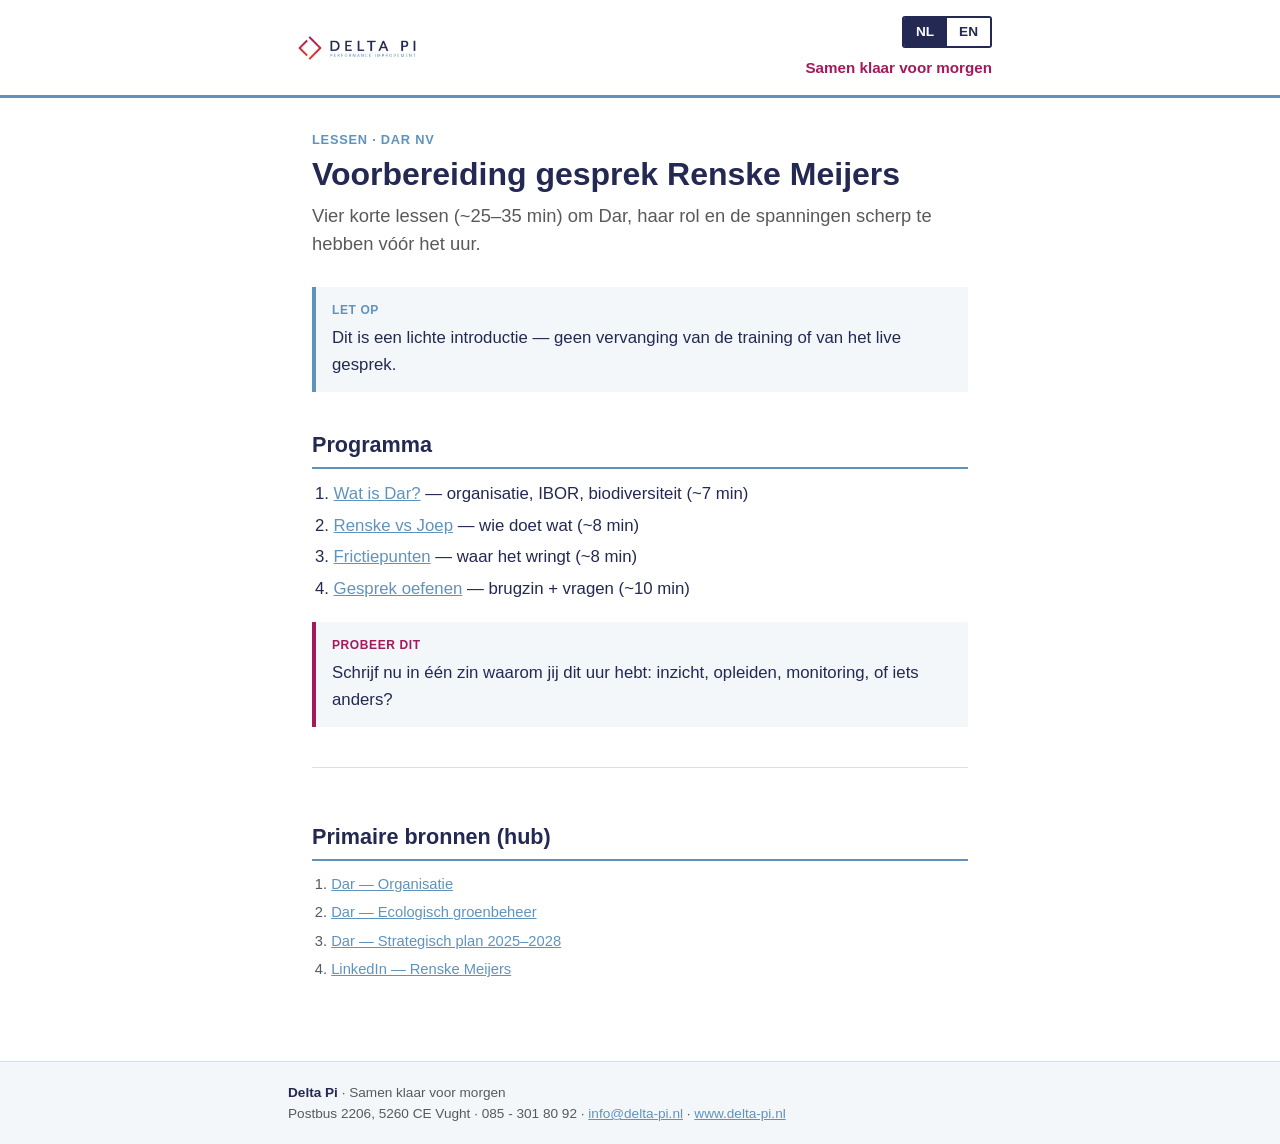
<file: index.html>
<!DOCTYPE html>
<html lang="nl">
<head>
  <meta charset="utf-8" />
  <meta name="viewport" content="width=device-width, initial-scale=1" />
  <title>Voorbereiding gesprek Renske Meijers (Dar) — Delta Pi</title>
  <link rel="stylesheet" href="assets/explainer.css" />
</head>
<body>
  <header class="dp-header">
    <div class="dp-header__inner">
      <img class="dp-header__logo" src="assets/logo.jpg" alt="Delta Pi" />
      <div class="dp-header__right">
        <div class="dp-lang-switch" role="group" aria-label="Taal / Language">
          <button type="button" class="dp-lang-switch__btn is-active" data-lang="nl" aria-pressed="true">NL</button>
          <button type="button" class="dp-lang-switch__btn" data-lang="en" aria-pressed="false">EN</button>
        </div>
        <p class="dp-header__tagline">Samen klaar voor morgen</p>
      </div>
    </div>
  </header>

  <main class="dp-lang is-active" data-lang="nl" lang="nl" data-title="Voorbereiding gesprek Renske Meijers (Dar)">
    <div class="dp-main">
      <p class="dp-kicker">Lessen · Dar NV</p>
      <h1>Voorbereiding gesprek Renske Meijers</h1>
      <p class="dp-lead">Vier korte lessen (~25–35 min) om Dar, haar rol en de spanningen scherp te hebben vóór het uur.</p>

      <div class="dp-note">
        <span class="dp-note__label">Let op</span>
        <p>Dit is een lichte introductie — geen vervanging van de training of van het live gesprek.</p>
      </div>

      <h2>Programma</h2>
      <ol>
        <li><a href="01-wat-is-dar.html">Wat is Dar?</a> — organisatie, IBOR, biodiversiteit (~7 min)</li>
        <li><a href="02-rol-renske-en-joep.html">Renske vs Joep</a> — wie doet wat (~8 min)</li>
        <li><a href="03-frictiepunten.html">Frictiepunten</a> — waar het wringt (~8 min)</li>
        <li><a href="04-gesprek-oefenen.html">Gesprek oefenen</a> — brugzin + vragen (~10 min)</li>
      </ol>

      <div class="dp-try">
        <span class="dp-try__label">Probeer dit</span>
        <p>Schrijf nu in één zin waarom jij dit uur hebt: inzicht, opleiden, monitoring, of iets anders?</p>
      </div>

      <section class="dp-sources" aria-labelledby="sources-title-nl">
        <h2 id="sources-title-nl">Primaire bronnen (hub)</h2>
        <ol>
          <li id="bron-1"><a href="https://www.dar.nl/over-ons/organisatie/" target="_blank" rel="noopener">Dar — Organisatie</a></li>
          <li id="bron-2"><a href="https://www.dar.nl/ecologisch-groenbeheer/" target="_blank" rel="noopener">Dar — Ecologisch groenbeheer</a></li>
          <li id="bron-3"><a href="https://www.dar.nl/strategisch-plan/" target="_blank" rel="noopener">Dar — Strategisch plan 2025–2028</a></li>
          <li id="bron-4"><a href="https://linkedin.com/in/renske-meijers-5b515137" target="_blank" rel="noopener">LinkedIn — Renske Meijers</a></li>
        </ol>
      </section>
    </div>
  </main>

  <main class="dp-lang" data-lang="en" lang="en" data-title="Prep meeting Renske Meijers (Dar)" hidden>
    <div class="dp-main">
      <p class="dp-kicker">Lessons · Dar NV</p>
      <h1>Prep meeting Renske Meijers</h1>
      <p class="dp-lead">Four short lessons (~25–35 min) so Dar, her role and the tensions are clear before the hour.</p>

      <div class="dp-note">
        <span class="dp-note__label">Note</span>
        <p>This is a light introduction — not a substitute for the training or for the live conversation.</p>
      </div>

      <h2>Programme</h2>
      <ol>
        <li><a href="01-wat-is-dar.html">What is Dar?</a> — organisation, IBOR, biodiversity (~7 min)</li>
        <li><a href="02-rol-renske-en-joep.html">Renske vs Joep</a> — who does what (~8 min)</li>
        <li><a href="03-frictiepunten.html">Friction points</a> — where it strains (~8 min)</li>
        <li><a href="04-gesprek-oefenen.html">Practise the talk</a> — bridge line + questions (~10 min)</li>
      </ol>

      <div class="dp-try">
        <span class="dp-try__label">Try this</span>
        <p>Write in one sentence why you booked this hour: insight, training, monitoring, or something else?</p>
      </div>

      <section class="dp-sources" aria-labelledby="sources-title-en">
        <h2 id="sources-title-en">Primary sources (hub)</h2>
        <ol>
          <li><a href="https://www.dar.nl/over-ons/organisatie/" target="_blank" rel="noopener">Dar — Organisation</a></li>
          <li><a href="https://www.dar.nl/ecologisch-groenbeheer/" target="_blank" rel="noopener">Dar — Ecological green management</a></li>
          <li><a href="https://www.dar.nl/strategisch-plan/" target="_blank" rel="noopener">Dar — Strategic plan 2025–2028</a></li>
          <li><a href="https://linkedin.com/in/renske-meijers-5b515137" target="_blank" rel="noopener">LinkedIn — Renske Meijers</a></li>
        </ol>
      </section>
    </div>
  </main>

  <footer class="dp-footer">
    <div class="dp-footer__inner">
      <strong>Delta Pi</strong> · Samen klaar voor morgen<br />
      Postbus 2206, 5260 CE Vught · 085 - 301 80 92 ·
      <a href="mailto:info@delta-pi.nl">info@delta-pi.nl</a> ·
      <a href="https://www.delta-pi.nl" target="_blank" rel="noopener">www.delta-pi.nl</a>
    </div>
  </footer>

  <script src="assets/lang.js"></script>
</body>
</html>
</file>
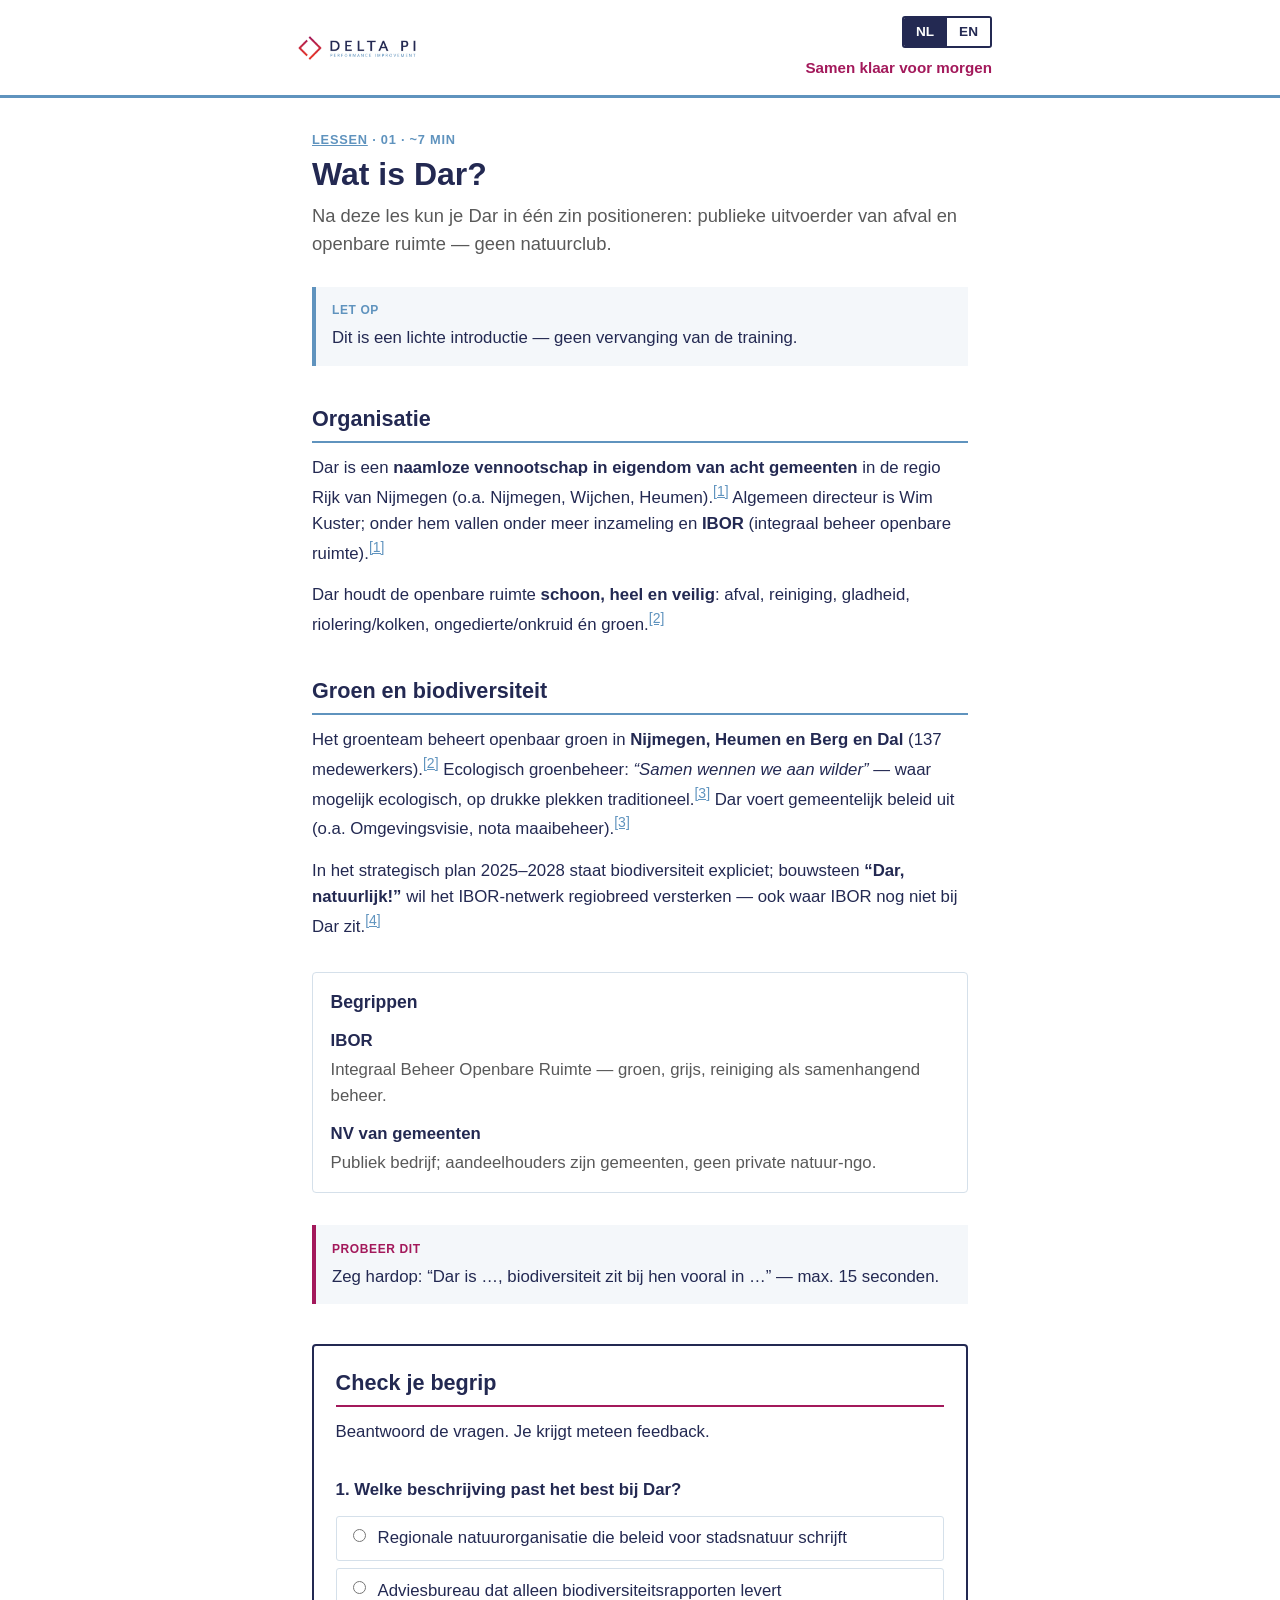
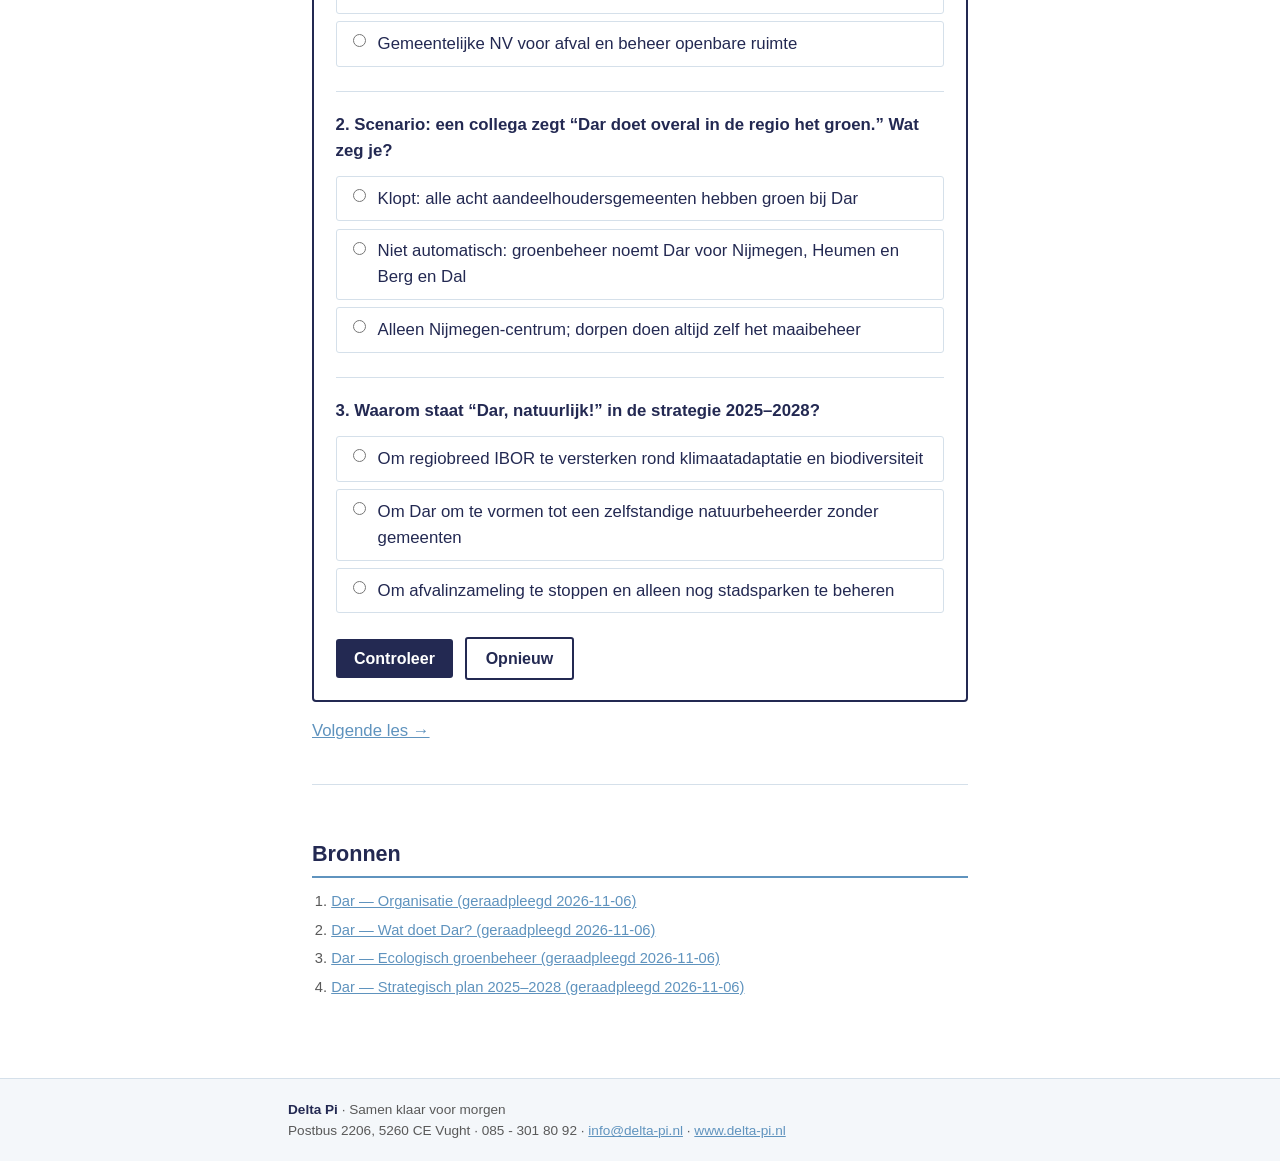
<file: 01-wat-is-dar.html>
<!DOCTYPE html>
<html lang="nl">
<head>
  <meta charset="utf-8" />
  <meta name="viewport" content="width=device-width, initial-scale=1" />
  <title>Les 1 — Wat is Dar? — Delta Pi</title>
  <link rel="stylesheet" href="assets/explainer.css" />
</head>
<body>
  <header class="dp-header">
    <div class="dp-header__inner">
      <img class="dp-header__logo" src="assets/logo.jpg" alt="Delta Pi" />
      <div class="dp-header__right">
        <div class="dp-lang-switch" role="group" aria-label="Taal / Language">
          <button type="button" class="dp-lang-switch__btn is-active" data-lang="nl" aria-pressed="true">NL</button>
          <button type="button" class="dp-lang-switch__btn" data-lang="en" aria-pressed="false">EN</button>
        </div>
        <p class="dp-header__tagline">Samen klaar voor morgen</p>
      </div>
    </div>
  </header>

  <main class="dp-lang is-active" data-lang="nl" lang="nl" data-title="Les 1 — Wat is Dar?">
    <div class="dp-main">
      <p class="dp-kicker"><a href="index.html">Lessen</a> · 01 · ~7 min</p>
      <h1>Wat is Dar?</h1>
      <p class="dp-lead">Na deze les kun je Dar in één zin positioneren: publieke uitvoerder van afval en openbare ruimte — geen natuurclub.</p>

      <div class="dp-note">
        <span class="dp-note__label">Let op</span>
        <p>Dit is een lichte introductie — geen vervanging van de training.</p>
      </div>

      <h2>Organisatie</h2>
      <p>Dar is een <strong>naamloze vennootschap in eigendom van acht gemeenten</strong> in de regio Rijk van Nijmegen (o.a. Nijmegen, Wijchen, Heumen).<sup><a href="#bron-1">[1]</a></sup> Algemeen directeur is Wim Kuster; onder hem vallen onder meer inzameling en <strong>IBOR</strong> (integraal beheer openbare ruimte).<sup><a href="#bron-1">[1]</a></sup></p>
      <p>Dar houdt de openbare ruimte <strong>schoon, heel en veilig</strong>: afval, reiniging, gladheid, riolering/kolken, ongedierte/onkruid én groen.<sup><a href="#bron-2">[2]</a></sup></p>

      <h2>Groen en biodiversiteit</h2>
      <p>Het groenteam beheert openbaar groen in <strong>Nijmegen, Heumen en Berg en Dal</strong> (137 medewerkers).<sup><a href="#bron-2">[2]</a></sup> Ecologisch groenbeheer: <em>“Samen wennen we aan wilder”</em> — waar mogelijk ecologisch, op drukke plekken traditioneel.<sup><a href="#bron-3">[3]</a></sup> Dar voert gemeentelijk beleid uit (o.a. Omgevingsvisie, nota maaibeheer).<sup><a href="#bron-3">[3]</a></sup></p>
      <p>In het strategisch plan 2025–2028 staat biodiversiteit expliciet; bouwsteen <strong>“Dar, natuurlijk!”</strong> wil het IBOR-netwerk regiobreed versterken — ook waar IBOR nog niet bij Dar zit.<sup><a href="#bron-4">[4]</a></sup></p>

      <aside class="dp-glossary">
        <h2>Begrippen</h2>
        <dl>
          <dt>IBOR</dt>
          <dd>Integraal Beheer Openbare Ruimte — groen, grijs, reiniging als samenhangend beheer.</dd>
          <dt>NV van gemeenten</dt>
          <dd>Publiek bedrijf; aandeelhouders zijn gemeenten, geen private natuur-ngo.</dd>
        </dl>
      </aside>

      <div class="dp-try">
        <span class="dp-try__label">Probeer dit</span>
        <p>Zeg hardop: “Dar is …, biodiversiteit zit bij hen vooral in …” — max. 15 seconden.</p>
      </div>

      <section class="dp-quiz" aria-labelledby="quiz-title-nl">
        <h2 id="quiz-title-nl">Check je begrip</h2>
        <p>Beantwoord de vragen. Je krijgt meteen feedback.</p>

        <div class="dp-q" data-answer="2">
          <p class="dp-q__prompt">1. Welke beschrijving past het best bij Dar?</p>
          <ul class="dp-q__options">
            <li><label><input type="radio" name="q1-nl" value="0" /> Regionale natuurorganisatie die beleid voor stadsnatuur schrijft</label></li>
            <li><label><input type="radio" name="q1-nl" value="1" /> Adviesbureau dat alleen biodiversiteitsrapporten levert</label></li>
            <li><label><input type="radio" name="q1-nl" value="2" /> Gemeentelijke NV voor afval en beheer openbare ruimte</label></li>
          </ul>
          <div class="dp-q__feedback" data-correct="Juist — Dar is een NV van gemeenten voor afval en IBOR." data-wrong="Niet juist. Hint: eigendom + schoon-heel-veilig."></div>
        </div>

        <div class="dp-q" data-answer="1">
          <p class="dp-q__prompt">2. Scenario: een collega zegt “Dar doet overal in de regio het groen.” Wat zeg je?</p>
          <ul class="dp-q__options">
            <li><label><input type="radio" name="q2-nl" value="0" /> Klopt: alle acht aandeelhoudersgemeenten hebben groen bij Dar</label></li>
            <li><label><input type="radio" name="q2-nl" value="1" /> Niet automatisch: groenbeheer noemt Dar voor Nijmegen, Heumen en Berg en Dal</label></li>
            <li><label><input type="radio" name="q2-nl" value="2" /> Alleen Nijmegen-centrum; dorpen doen altijd zelf het maaibeheer</label></li>
          </ul>
          <div class="dp-q__feedback" data-correct="Juist — Dar noemt groen expliciet voor die drie gemeenten." data-wrong="Niet juist. Check ‘Dar in het groen’ op dar.nl."></div>
        </div>

        <div class="dp-q" data-answer="0">
          <p class="dp-q__prompt">3. Waarom staat “Dar, natuurlijk!” in de strategie 2025–2028?</p>
          <ul class="dp-q__options">
            <li><label><input type="radio" name="q3-nl" value="0" /> Om regiobreed IBOR te versterken rond klimaatadaptatie en biodiversiteit</label></li>
            <li><label><input type="radio" name="q3-nl" value="1" /> Om Dar om te vormen tot een zelfstandige natuurbeheerder zonder gemeenten</label></li>
            <li><label><input type="radio" name="q3-nl" value="2" /> Om afvalinzameling te stoppen en alleen nog stadsparken te beheren</label></li>
          </ul>
          <div class="dp-q__feedback" data-correct="Juist — kennisdeling en beheer rond klimaat en biodiversiteit." data-wrong="Niet juist. Lees bouwsteen 3 van het strategisch plan."></div>
        </div>

        <div class="dp-quiz__actions">
          <button type="button" class="dp-btn dp-quiz__check">Controleer</button>
          <button type="button" class="dp-btn dp-btn--ghost dp-quiz__reset">Opnieuw</button>
          <span class="dp-quiz__score" aria-live="polite"></span>
        </div>
      </section>

      <p><a href="02-rol-renske-en-joep.html">Volgende les →</a></p>

      <section class="dp-sources" aria-labelledby="sources-title-nl">
        <h2 id="sources-title-nl">Bronnen</h2>
        <ol>
          <li id="bron-1"><a href="https://www.dar.nl/over-ons/organisatie/" target="_blank" rel="noopener">Dar — Organisatie (geraadpleegd 2026-11-06)</a></li>
          <li id="bron-2"><a href="https://www.dar.nl/over-ons/wat-doet-dar/" target="_blank" rel="noopener">Dar — Wat doet Dar? (geraadpleegd 2026-11-06)</a></li>
          <li id="bron-3"><a href="https://www.dar.nl/ecologisch-groenbeheer/" target="_blank" rel="noopener">Dar — Ecologisch groenbeheer (geraadpleegd 2026-11-06)</a></li>
          <li id="bron-4"><a href="https://www.dar.nl/strategisch-plan/" target="_blank" rel="noopener">Dar — Strategisch plan 2025–2028 (geraadpleegd 2026-11-06)</a></li>
        </ol>
      </section>
    </div>
  </main>

  <main class="dp-lang" data-lang="en" lang="en" data-title="Lesson 1 — What is Dar?" hidden>
    <div class="dp-main">
      <p class="dp-kicker"><a href="index.html">Lessons</a> · 01 · ~7 min</p>
      <h1>What is Dar?</h1>
      <p class="dp-lead">After this lesson you can place Dar in one sentence: a public operator for waste and public space — not a nature NGO.</p>

      <div class="dp-note">
        <span class="dp-note__label">Note</span>
        <p>This is a light introduction — not a substitute for the training.</p>
      </div>

      <h2>Organisation</h2>
      <p>Dar is a <strong>public limited company owned by eight municipalities</strong> in the Rijk van Nijmegen region (including Nijmegen, Wijchen, Heumen).<sup><a href="#bron-1-en">[1]</a></sup> General director is Wim Kuster; under him sit waste collection and <strong>IBOR</strong> (integrated public-space management).<sup><a href="#bron-1-en">[1]</a></sup></p>
      <p>Dar keeps public space <strong>clean, intact and safe</strong>: waste, cleaning, winter service, sewers/gullies, pests/weeds and greenery.<sup><a href="#bron-2-en">[2]</a></sup></p>

      <h2>Greenery and biodiversity</h2>
      <p>The green team manages public greenery in <strong>Nijmegen, Heumen and Berg en Dal</strong> (137 staff).<sup><a href="#bron-2-en">[2]</a></sup> Ecological management: <em>“Together we get used to wilder”</em> — ecological where possible, traditional on busy spots.<sup><a href="#bron-3-en">[3]</a></sup> Dar implements municipal policy (e.g. environmental vision, mowing policy).<sup><a href="#bron-3-en">[3]</a></sup></p>
      <p>Strategic plan 2025–2028 names biodiversity; building block <strong>“Dar, natuurlijk!”</strong> aims to strengthen the IBOR network region-wide — also where IBOR is not yet with Dar.<sup><a href="#bron-4-en">[4]</a></sup></p>

      <aside class="dp-glossary">
        <h2>Terms</h2>
        <dl>
          <dt>IBOR</dt>
          <dd>Integrated public-space management — green, grey and cleaning as one system.</dd>
          <dt>Municipal NV</dt>
          <dd>Public company; shareholders are municipalities, not a private nature NGO.</dd>
        </dl>
      </aside>

      <div class="dp-try">
        <span class="dp-try__label">Try this</span>
        <p>Say aloud: “Dar is …, biodiversity sits with them mainly in …” — max. 15 seconds.</p>
      </div>

      <section class="dp-quiz" aria-labelledby="quiz-title-en">
        <h2 id="quiz-title-en">Check your understanding</h2>
        <p>Answer the questions. You get immediate feedback.</p>

        <div class="dp-q" data-answer="2">
          <p class="dp-q__prompt">1. Which description fits Dar best?</p>
          <ul class="dp-q__options">
            <li><label><input type="radio" name="q1-en" value="0" /> Regional nature NGO that writes urban-nature policy</label></li>
            <li><label><input type="radio" name="q1-en" value="1" /> Consultancy that only delivers biodiversity reports</label></li>
            <li><label><input type="radio" name="q1-en" value="2" /> Municipal company for waste and public-space management</label></li>
          </ul>
          <div class="dp-q__feedback" data-correct="Correct — Dar is a municipal NV for waste and IBOR." data-wrong="Not quite. Hint: ownership + clean-intact-safe."></div>
        </div>

        <div class="dp-q" data-answer="1">
          <p class="dp-q__prompt">2. Scenario: a colleague says “Dar does greenery everywhere in the region.” Your reply?</p>
          <ul class="dp-q__options">
            <li><label><input type="radio" name="q2-en" value="0" /> True: all eight shareholder municipalities have greenery with Dar</label></li>
            <li><label><input type="radio" name="q2-en" value="1" /> Not automatic: Dar names greenery for Nijmegen, Heumen and Berg en Dal</label></li>
            <li><label><input type="radio" name="q2-en" value="2" /> Only central Nijmegen; villages always mow and prune themselves</label></li>
          </ul>
          <div class="dp-q__feedback" data-correct="Correct — Dar states greenery for those three municipalities." data-wrong="Not quite. Check ‘Dar in the green’ on dar.nl."></div>
        </div>

        <div class="dp-q" data-answer="0">
          <p class="dp-q__prompt">3. Why is “Dar, natuurlijk!” in the 2025–2028 strategy?</p>
          <ul class="dp-q__options">
            <li><label><input type="radio" name="q3-en" value="0" /> To strengthen IBOR region-wide on climate adaptation and biodiversity</label></li>
            <li><label><input type="radio" name="q3-en" value="1" /> To turn Dar into an independent nature manager without municipalities</label></li>
            <li><label><input type="radio" name="q3-en" value="2" /> To stop waste collection and only manage city parks from now on</label></li>
          </ul>
          <div class="dp-q__feedback" data-correct="Correct — knowledge sharing and management on climate and biodiversity." data-wrong="Not quite. Read building block 3 of the strategic plan."></div>
        </div>

        <div class="dp-quiz__actions">
          <button type="button" class="dp-btn dp-quiz__check">Check</button>
          <button type="button" class="dp-btn dp-btn--ghost dp-quiz__reset">Reset</button>
          <span class="dp-quiz__score" aria-live="polite"></span>
        </div>
      </section>

      <p><a href="02-rol-renske-en-joep.html">Next lesson →</a></p>

      <section class="dp-sources" aria-labelledby="sources-title-en">
        <h2 id="sources-title-en">Sources</h2>
        <ol>
          <li id="bron-1-en"><a href="https://www.dar.nl/over-ons/organisatie/" target="_blank" rel="noopener">Dar — Organisation (accessed 2026-11-06)</a></li>
          <li id="bron-2-en"><a href="https://www.dar.nl/over-ons/wat-doet-dar/" target="_blank" rel="noopener">Dar — What does Dar do? (accessed 2026-11-06)</a></li>
          <li id="bron-3-en"><a href="https://www.dar.nl/ecologisch-groenbeheer/" target="_blank" rel="noopener">Dar — Ecological green management (accessed 2026-11-06)</a></li>
          <li id="bron-4-en"><a href="https://www.dar.nl/strategisch-plan/" target="_blank" rel="noopener">Dar — Strategic plan 2025–2028 (accessed 2026-11-06)</a></li>
        </ol>
      </section>
    </div>
  </main>

  <footer class="dp-footer">
    <div class="dp-footer__inner">
      <strong>Delta Pi</strong> · Samen klaar voor morgen<br />
      Postbus 2206, 5260 CE Vught · 085 - 301 80 92 ·
      <a href="mailto:info@delta-pi.nl">info@delta-pi.nl</a> ·
      <a href="https://www.delta-pi.nl" target="_blank" rel="noopener">www.delta-pi.nl</a>
    </div>
  </footer>

  <script src="assets/lang.js"></script>
  <script src="assets/quiz.js"></script>
</body>
</html>
</file>
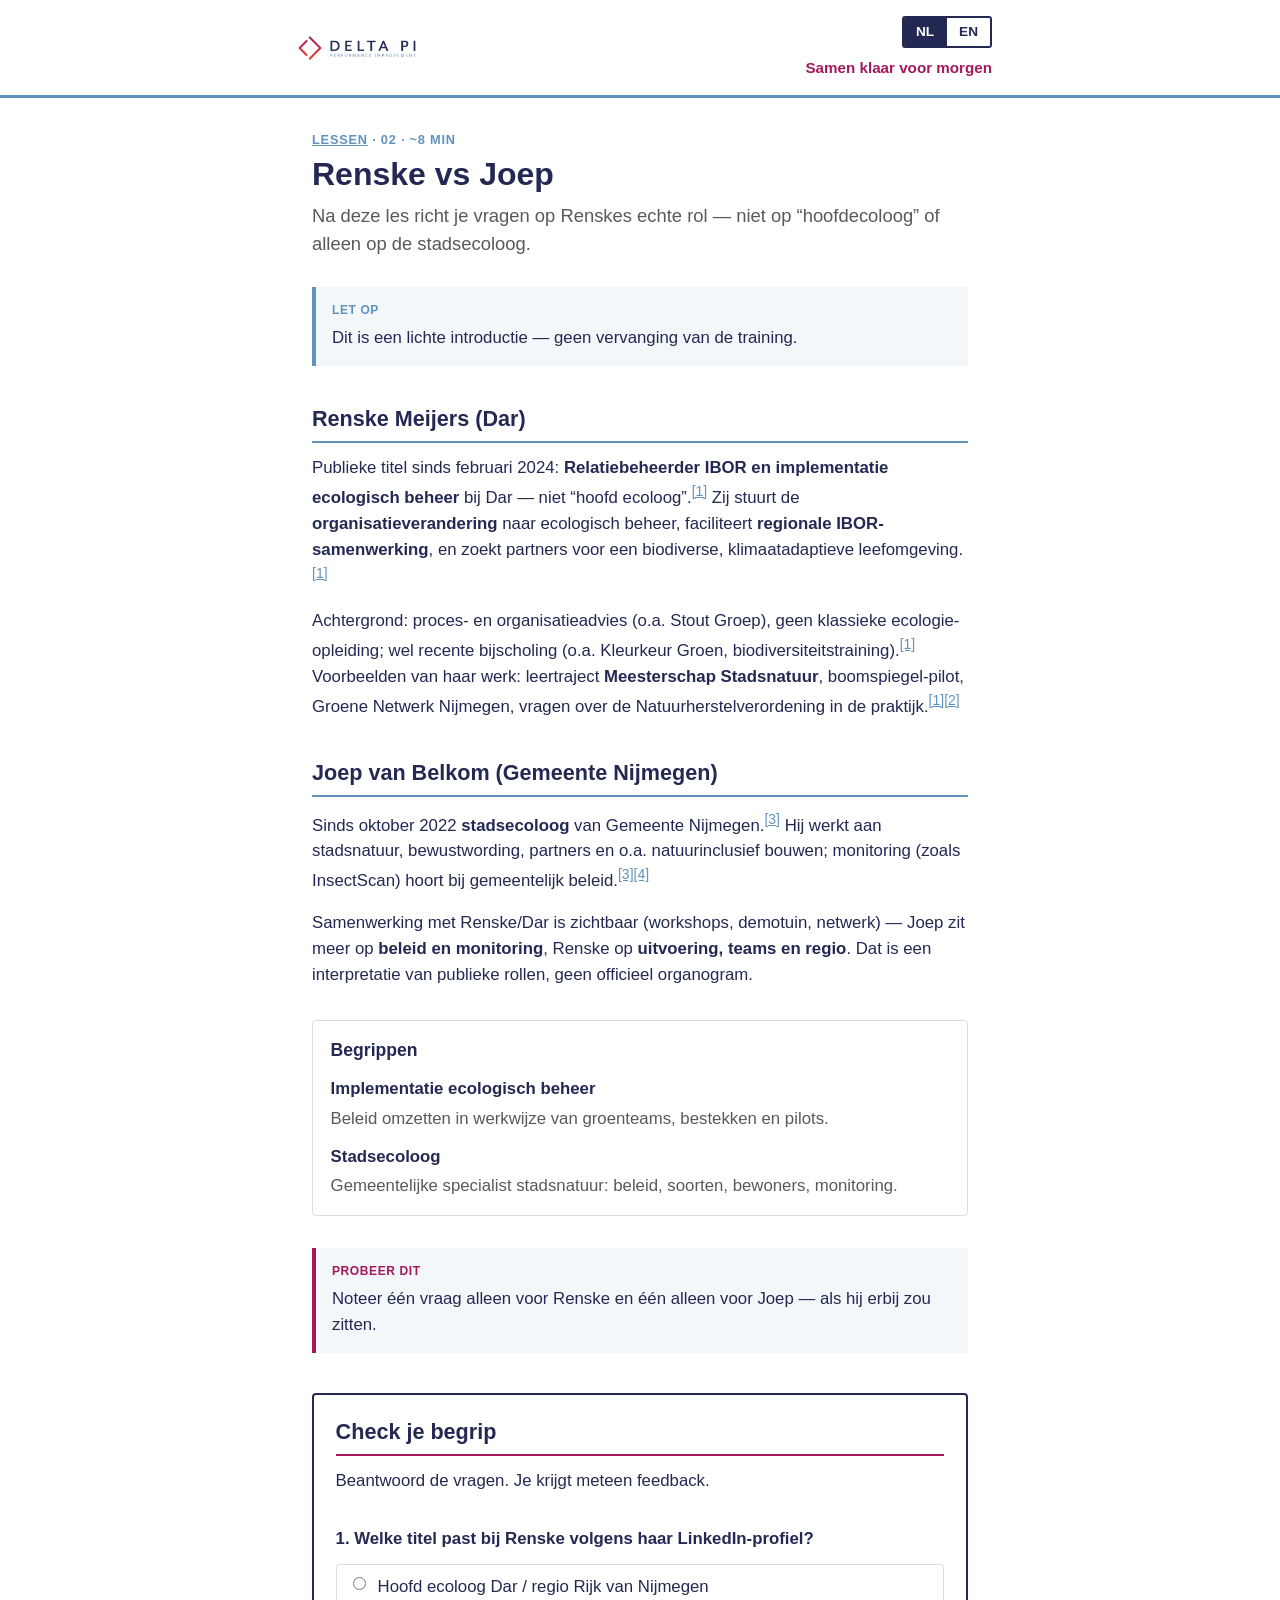
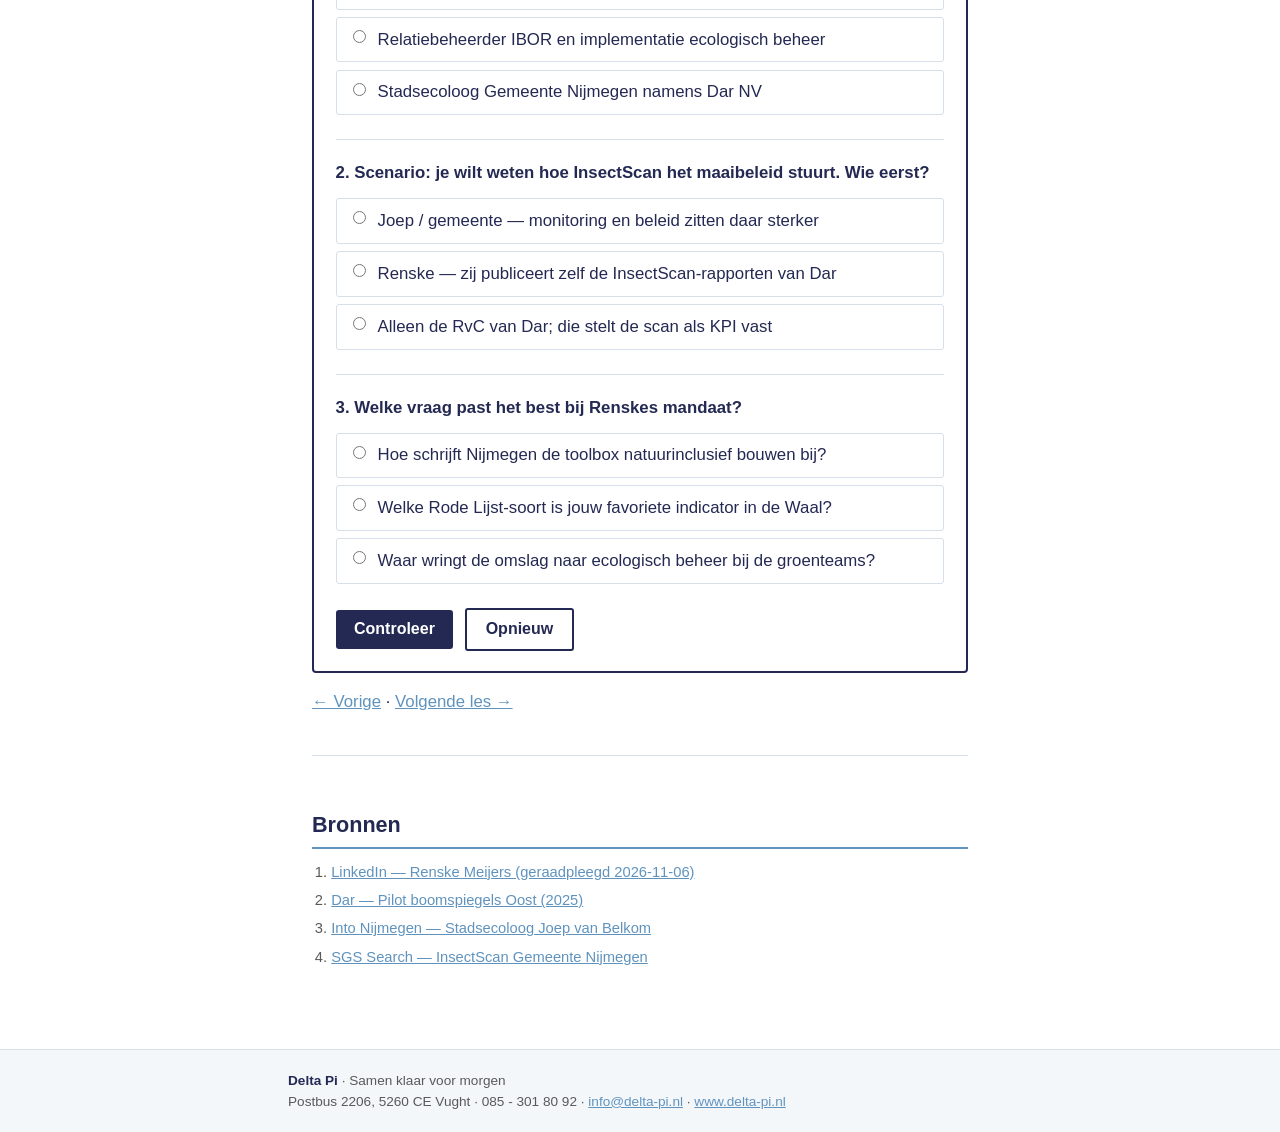
<file: 02-rol-renske-en-joep.html>
<!DOCTYPE html>
<html lang="nl">
<head>
  <meta charset="utf-8" />
  <meta name="viewport" content="width=device-width, initial-scale=1" />
  <title>Les 2 — Renske vs Joep — Delta Pi</title>
  <link rel="stylesheet" href="assets/explainer.css" />
</head>
<body>
  <header class="dp-header">
    <div class="dp-header__inner">
      <img class="dp-header__logo" src="assets/logo.jpg" alt="Delta Pi" />
      <div class="dp-header__right">
        <div class="dp-lang-switch" role="group" aria-label="Taal / Language">
          <button type="button" class="dp-lang-switch__btn is-active" data-lang="nl" aria-pressed="true">NL</button>
          <button type="button" class="dp-lang-switch__btn" data-lang="en" aria-pressed="false">EN</button>
        </div>
        <p class="dp-header__tagline">Samen klaar voor morgen</p>
      </div>
    </div>
  </header>

  <main class="dp-lang is-active" data-lang="nl" lang="nl" data-title="Les 2 — Renske vs Joep">
    <div class="dp-main">
      <p class="dp-kicker"><a href="index.html">Lessen</a> · 02 · ~8 min</p>
      <h1>Renske vs Joep</h1>
      <p class="dp-lead">Na deze les richt je vragen op Renskes echte rol — niet op “hoofdecoloog” of alleen op de stadsecoloog.</p>

      <div class="dp-note">
        <span class="dp-note__label">Let op</span>
        <p>Dit is een lichte introductie — geen vervanging van de training.</p>
      </div>

      <h2>Renske Meijers (Dar)</h2>
      <p>Publieke titel sinds februari 2024: <strong>Relatiebeheerder IBOR en implementatie ecologisch beheer</strong> bij Dar — niet “hoofd ecoloog”.<sup><a href="#bron-1">[1]</a></sup> Zij stuurt de <strong>organisatieverandering</strong> naar ecologisch beheer, faciliteert <strong>regionale IBOR-samenwerking</strong>, en zoekt partners voor een biodiverse, klimaatadaptieve leefomgeving.<sup><a href="#bron-1">[1]</a></sup></p>
      <p>Achtergrond: proces- en organisatieadvies (o.a. Stout Groep), geen klassieke ecologie-opleiding; wel recente bijscholing (o.a. Kleurkeur Groen, biodiversiteitstraining).<sup><a href="#bron-1">[1]</a></sup> Voorbeelden van haar werk: leertraject <strong>Meesterschap Stadsnatuur</strong>, boomspiegel-pilot, Groene Netwerk Nijmegen, vragen over de Natuurherstelverordening in de praktijk.<sup><a href="#bron-1">[1]</a></sup><sup><a href="#bron-2">[2]</a></sup></p>

      <h2>Joep van Belkom (Gemeente Nijmegen)</h2>
      <p>Sinds oktober 2022 <strong>stadsecoloog</strong> van Gemeente Nijmegen.<sup><a href="#bron-3">[3]</a></sup> Hij werkt aan stadsnatuur, bewustwording, partners en o.a. natuurinclusief bouwen; monitoring (zoals InsectScan) hoort bij gemeentelijk beleid.<sup><a href="#bron-3">[3]</a></sup><sup><a href="#bron-4">[4]</a></sup></p>
      <p>Samenwerking met Renske/Dar is zichtbaar (workshops, demotuin, netwerk) — Joep zit meer op <strong>beleid en monitoring</strong>, Renske op <strong>uitvoering, teams en regio</strong>. Dat is een interpretatie van publieke rollen, geen officieel organogram.</p>

      <aside class="dp-glossary">
        <h2>Begrippen</h2>
        <dl>
          <dt>Implementatie ecologisch beheer</dt>
          <dd>Beleid omzetten in werkwijze van groenteams, bestekken en pilots.</dd>
          <dt>Stadsecoloog</dt>
          <dd>Gemeentelijke specialist stadsnatuur: beleid, soorten, bewoners, monitoring.</dd>
        </dl>
      </aside>

      <div class="dp-try">
        <span class="dp-try__label">Probeer dit</span>
        <p>Noteer één vraag alleen voor Renske en één alleen voor Joep — als hij erbij zou zitten.</p>
      </div>

      <section class="dp-quiz" aria-labelledby="quiz-title-nl">
        <h2 id="quiz-title-nl">Check je begrip</h2>
        <p>Beantwoord de vragen. Je krijgt meteen feedback.</p>

        <div class="dp-q" data-answer="1">
          <p class="dp-q__prompt">1. Welke titel past bij Renske volgens haar LinkedIn-profiel?</p>
          <ul class="dp-q__options">
            <li><label><input type="radio" name="q1-nl" value="0" /> Hoofd ecoloog Dar / regio Rijk van Nijmegen</label></li>
            <li><label><input type="radio" name="q1-nl" value="1" /> Relatiebeheerder IBOR en implementatie ecologisch beheer</label></li>
            <li><label><input type="radio" name="q1-nl" value="2" /> Stadsecoloog Gemeente Nijmegen namens Dar NV</label></li>
          </ul>
          <div class="dp-q__feedback" data-correct="Juist — gebruik die titel in het gesprek." data-wrong="Niet juist. Vermijd ‘hoofdecoloog’ zonder bron."></div>
        </div>

        <div class="dp-q" data-answer="0">
          <p class="dp-q__prompt">2. Scenario: je wilt weten hoe InsectScan het maaibeleid stuurt. Wie eerst?</p>
          <ul class="dp-q__options">
            <li><label><input type="radio" name="q2-nl" value="0" /> Joep / gemeente — monitoring en beleid zitten daar sterker</label></li>
            <li><label><input type="radio" name="q2-nl" value="1" /> Renske — zij publiceert zelf de InsectScan-rapporten van Dar</label></li>
            <li><label><input type="radio" name="q2-nl" value="2" /> Alleen de RvC van Dar; die stelt de scan als KPI vast</label></li>
          </ul>
          <div class="dp-q__feedback" data-correct="Juist — InsectScan is gemeentelijk/stadsecoloog-spoor." data-wrong="Niet juist. Renske zit op uitvoering/relatie, niet als eigenaar van die scan."></div>
        </div>

        <div class="dp-q" data-answer="2">
          <p class="dp-q__prompt">3. Welke vraag past het best bij Renskes mandaat?</p>
          <ul class="dp-q__options">
            <li><label><input type="radio" name="q3-nl" value="0" /> Hoe schrijft Nijmegen de toolbox natuurinclusief bouwen bij?</label></li>
            <li><label><input type="radio" name="q3-nl" value="1" /> Welke Rode Lijst-soort is jouw favoriete indicator in de Waal?</label></li>
            <li><label><input type="radio" name="q3-nl" value="2" /> Waar wringt de omslag naar ecologisch beheer bij de groenteams?</label></li>
          </ul>
          <div class="dp-q__feedback" data-correct="Juist — organisatieverandering en uitvoering zijn haar kern." data-wrong="Niet juist. Kies uitvoerings- en veranderingsvragen."></div>
        </div>

        <div class="dp-quiz__actions">
          <button type="button" class="dp-btn dp-quiz__check">Controleer</button>
          <button type="button" class="dp-btn dp-btn--ghost dp-quiz__reset">Opnieuw</button>
          <span class="dp-quiz__score" aria-live="polite"></span>
        </div>
      </section>

      <p><a href="01-wat-is-dar.html">← Vorige</a> · <a href="03-frictiepunten.html">Volgende les →</a></p>

      <section class="dp-sources" aria-labelledby="sources-title-nl">
        <h2 id="sources-title-nl">Bronnen</h2>
        <ol>
          <li id="bron-1"><a href="https://linkedin.com/in/renske-meijers-5b515137" target="_blank" rel="noopener">LinkedIn — Renske Meijers (geraadpleegd 2026-11-06)</a></li>
          <li id="bron-2"><a href="https://www.dar.nl/nieuws/pilot-ecologisch-beheer-van-boomspiegels-in-stadsdeel-oost/" target="_blank" rel="noopener">Dar — Pilot boomspiegels Oost (2025)</a></li>
          <li id="bron-3"><a href="https://www.intonijmegen.com/redactieteam/stadsecoloog" target="_blank" rel="noopener">Into Nijmegen — Stadsecoloog Joep van Belkom</a></li>
          <li id="bron-4"><a href="https://www.sgssearch.nl/referenties/referenties-milieu/sgs-insectscan-gemeente-nijmegen-vollediger-beeld.html" target="_blank" rel="noopener">SGS Search — InsectScan Gemeente Nijmegen</a></li>
        </ol>
      </section>
    </div>
  </main>

  <main class="dp-lang" data-lang="en" lang="en" data-title="Lesson 2 — Renske vs Joep" hidden>
    <div class="dp-main">
      <p class="dp-kicker"><a href="index.html">Lessons</a> · 02 · ~8 min</p>
      <h1>Renske vs Joep</h1>
      <p class="dp-lead">After this lesson you aim questions at Renske’s real role — not “chief ecologist” or only the city ecologist.</p>

      <div class="dp-note">
        <span class="dp-note__label">Note</span>
        <p>This is a light introduction — not a substitute for the training.</p>
      </div>

      <h2>Renske Meijers (Dar)</h2>
      <p>Public title since February 2024: <strong>IBOR relationship manager and ecological-management implementation</strong> at Dar — not “chief ecologist”.<sup><a href="#bron-1-en">[1]</a></sup> She steers the <strong>organisation change</strong> to ecological management, facilitates <strong>regional IBOR cooperation</strong>, and builds partnerships for a biodiverse, climate-adaptive living environment.<sup><a href="#bron-1-en">[1]</a></sup></p>
      <p>Background: process and organisation advice (e.g. Stout Groep), not a classic ecology degree; recent training includes Kleurkeur Groen and biodiversity courses.<sup><a href="#bron-1-en">[1]</a></sup> Work examples: <strong>Meesterschap Stadsnatuur</strong>, tree-pit pilot, Groene Netwerk Nijmegen, practical questions on the Nature Restoration Regulation.<sup><a href="#bron-1-en">[1]</a></sup><sup><a href="#bron-2-en">[2]</a></sup></p>

      <h2>Joep van Belkom (City of Nijmegen)</h2>
      <p>Since October 2022 <strong>city ecologist</strong> of the City of Nijmegen.<sup><a href="#bron-3-en">[3]</a></sup> He works on urban nature, awareness, partners and e.g. nature-inclusive building; monitoring (such as InsectScan) sits with municipal policy.<sup><a href="#bron-3-en">[3]</a></sup><sup><a href="#bron-4-en">[4]</a></sup></p>
      <p>Collaboration with Renske/Dar is visible (workshops, demo garden, network) — Joep leans to <strong>policy and monitoring</strong>, Renske to <strong>operations, teams and region</strong>. That is an interpretation of public roles, not an official org chart.</p>

      <aside class="dp-glossary">
        <h2>Terms</h2>
        <dl>
          <dt>Ecological-management implementation</dt>
          <dd>Turning policy into how green teams, contracts and pilots work day to day.</dd>
          <dt>City ecologist</dt>
          <dd>Municipal urban-nature specialist: policy, species, residents, monitoring.</dd>
        </dl>
      </aside>

      <div class="dp-try">
        <span class="dp-try__label">Try this</span>
        <p>Write one question only for Renske and one only for Joep — if he joined.</p>
      </div>

      <section class="dp-quiz" aria-labelledby="quiz-title-en">
        <h2 id="quiz-title-en">Check your understanding</h2>
        <p>Answer the questions. You get immediate feedback.</p>

        <div class="dp-q" data-answer="1">
          <p class="dp-q__prompt">1. Which title matches Renske’s LinkedIn profile?</p>
          <ul class="dp-q__options">
            <li><label><input type="radio" name="q1-en" value="0" /> Chief ecologist Dar / Rijk van Nijmegen region</label></li>
            <li><label><input type="radio" name="q1-en" value="1" /> IBOR relationship manager and ecological-management implementation</label></li>
            <li><label><input type="radio" name="q1-en" value="2" /> City ecologist of Nijmegen on behalf of Dar NV</label></li>
          </ul>
          <div class="dp-q__feedback" data-correct="Correct — use that title in the meeting." data-wrong="Not quite. Avoid ‘chief ecologist’ without a source."></div>
        </div>

        <div class="dp-q" data-answer="0">
          <p class="dp-q__prompt">2. Scenario: you want how InsectScan steers mowing policy. Whom first?</p>
          <ul class="dp-q__options">
            <li><label><input type="radio" name="q2-en" value="0" /> Joep / municipality — monitoring and policy sit there more strongly</label></li>
            <li><label><input type="radio" name="q2-en" value="1" /> Renske — she herself publishes Dar’s InsectScan reports</label></li>
            <li><label><input type="radio" name="q2-en" value="2" /> Only Dar’s supervisory board; it sets the scan as a KPI</label></li>
          </ul>
          <div class="dp-q__feedback" data-correct="Correct — InsectScan is a municipal / city-ecologist track." data-wrong="Not quite. Renske is operations/relations, not owner of that scan."></div>
        </div>

        <div class="dp-q" data-answer="2">
          <p class="dp-q__prompt">3. Which question fits Renske’s mandate best?</p>
          <ul class="dp-q__options">
            <li><label><input type="radio" name="q3-en" value="0" /> How does Nijmegen update the nature-inclusive building toolbox?</label></li>
            <li><label><input type="radio" name="q3-en" value="1" /> Which Red List species is your favourite Waal indicator?</label></li>
            <li><label><input type="radio" name="q3-en" value="2" /> Where does the shift to ecological management strain green teams?</label></li>
          </ul>
          <div class="dp-q__feedback" data-correct="Correct — organisation change and operations are her core." data-wrong="Not quite. Prefer implementation and change questions."></div>
        </div>

        <div class="dp-quiz__actions">
          <button type="button" class="dp-btn dp-quiz__check">Check</button>
          <button type="button" class="dp-btn dp-btn--ghost dp-quiz__reset">Reset</button>
          <span class="dp-quiz__score" aria-live="polite"></span>
        </div>
      </section>

      <p><a href="01-wat-is-dar.html">← Previous</a> · <a href="03-frictiepunten.html">Next lesson →</a></p>

      <section class="dp-sources" aria-labelledby="sources-title-en">
        <h2 id="sources-title-en">Sources</h2>
        <ol>
          <li id="bron-1-en"><a href="https://linkedin.com/in/renske-meijers-5b515137" target="_blank" rel="noopener">LinkedIn — Renske Meijers (accessed 2026-11-06)</a></li>
          <li id="bron-2-en"><a href="https://www.dar.nl/nieuws/pilot-ecologisch-beheer-van-boomspiegels-in-stadsdeel-oost/" target="_blank" rel="noopener">Dar — Tree-pit pilot East (2025)</a></li>
          <li id="bron-3-en"><a href="https://www.intonijmegen.com/redactieteam/stadsecoloog" target="_blank" rel="noopener">Into Nijmegen — City ecologist Joep van Belkom</a></li>
          <li id="bron-4-en"><a href="https://www.sgssearch.nl/referenties/referenties-milieu/sgs-insectscan-gemeente-nijmegen-vollediger-beeld.html" target="_blank" rel="noopener">SGS Search — InsectScan City of Nijmegen</a></li>
        </ol>
      </section>
    </div>
  </main>

  <footer class="dp-footer">
    <div class="dp-footer__inner">
      <strong>Delta Pi</strong> · Samen klaar voor morgen<br />
      Postbus 2206, 5260 CE Vught · 085 - 301 80 92 ·
      <a href="mailto:info@delta-pi.nl">info@delta-pi.nl</a> ·
      <a href="https://www.delta-pi.nl" target="_blank" rel="noopener">www.delta-pi.nl</a>
    </div>
  </footer>

  <script src="assets/lang.js"></script>
  <script src="assets/quiz.js"></script>
</body>
</html>
</file>
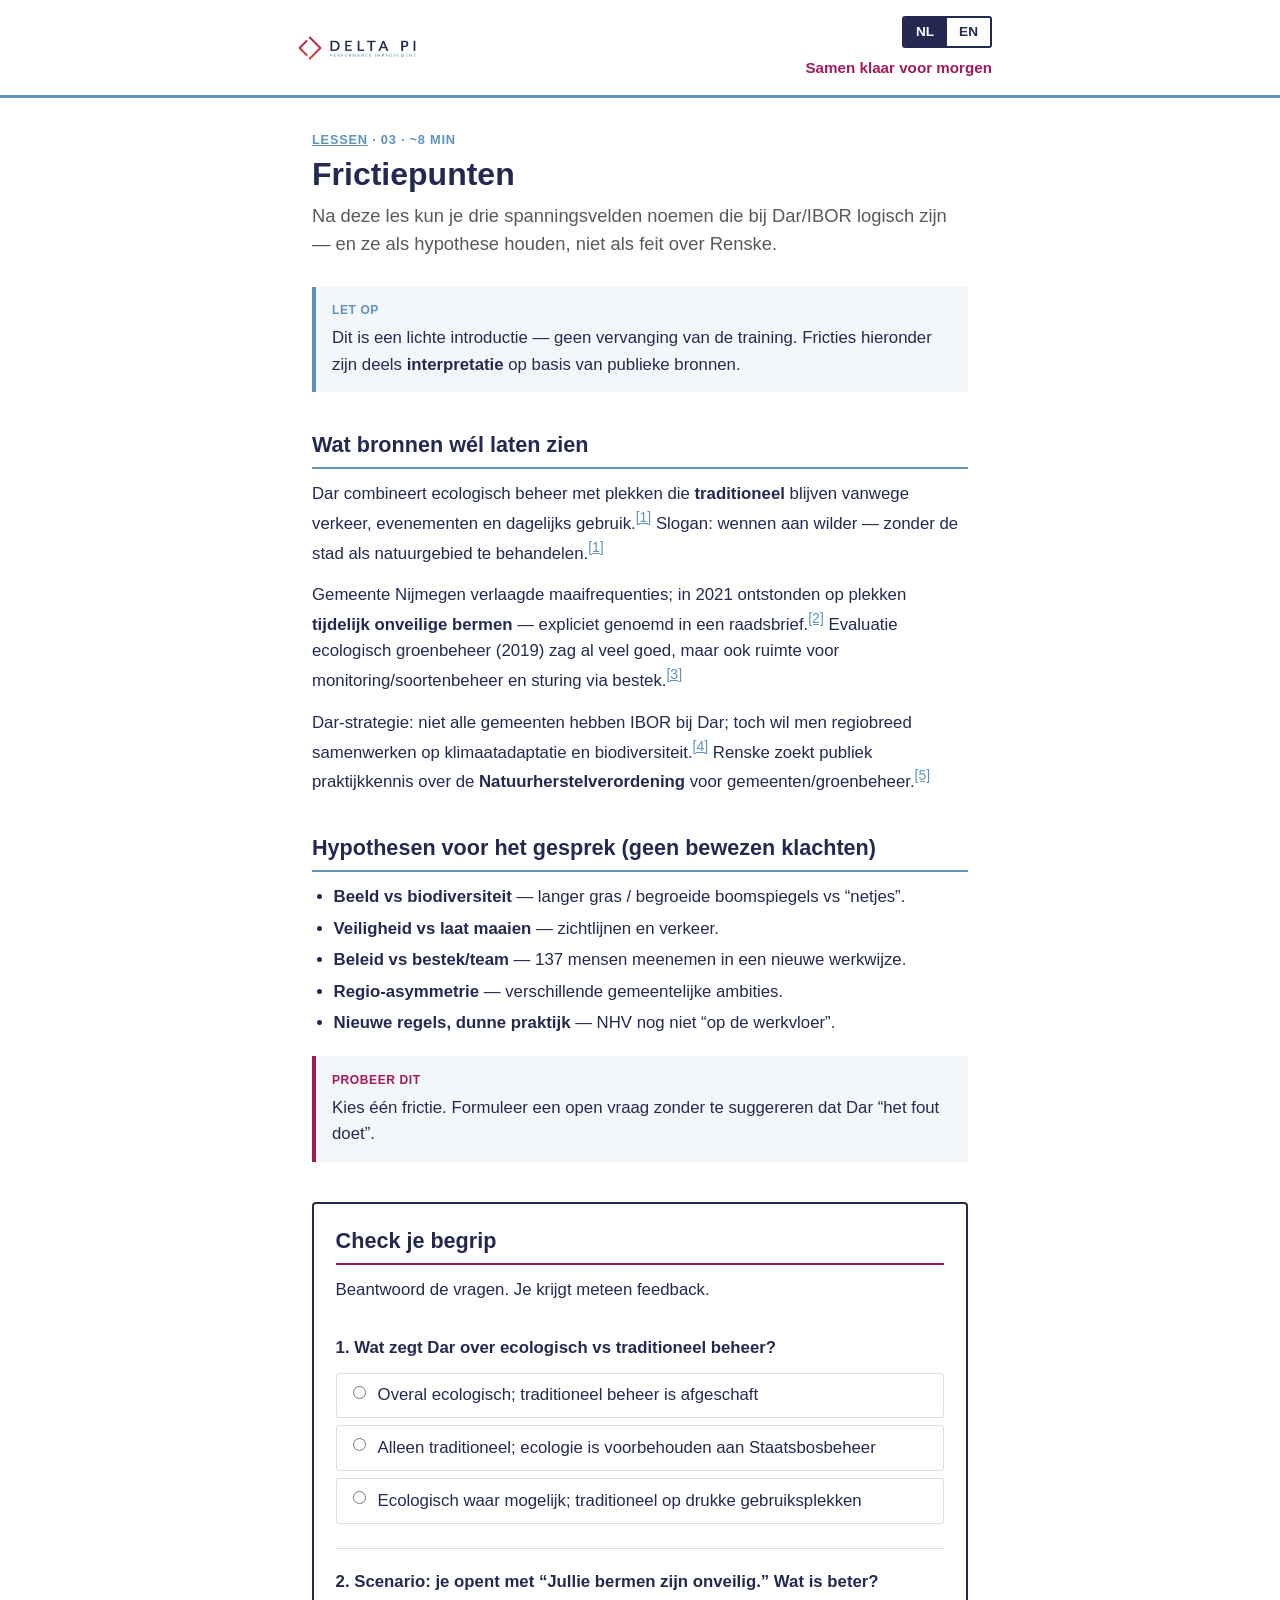
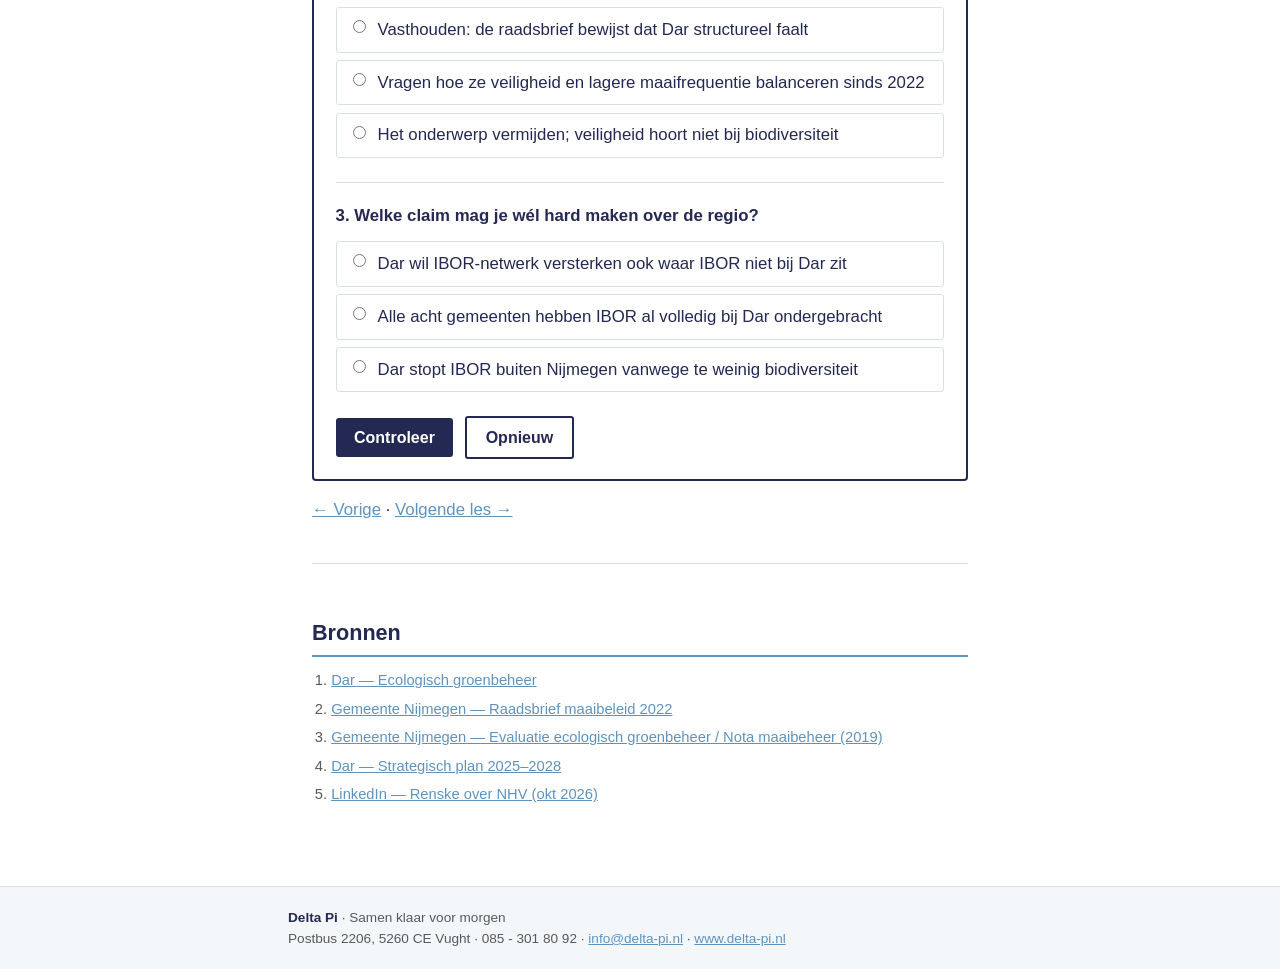
<file: 03-frictiepunten.html>
<!DOCTYPE html>
<html lang="nl">
<head>
  <meta charset="utf-8" />
  <meta name="viewport" content="width=device-width, initial-scale=1" />
  <title>Les 3 — Frictiepunten — Delta Pi</title>
  <link rel="stylesheet" href="assets/explainer.css" />
</head>
<body>
  <header class="dp-header">
    <div class="dp-header__inner">
      <img class="dp-header__logo" src="assets/logo.jpg" alt="Delta Pi" />
      <div class="dp-header__right">
        <div class="dp-lang-switch" role="group" aria-label="Taal / Language">
          <button type="button" class="dp-lang-switch__btn is-active" data-lang="nl" aria-pressed="true">NL</button>
          <button type="button" class="dp-lang-switch__btn" data-lang="en" aria-pressed="false">EN</button>
        </div>
        <p class="dp-header__tagline">Samen klaar voor morgen</p>
      </div>
    </div>
  </header>

  <main class="dp-lang is-active" data-lang="nl" lang="nl" data-title="Les 3 — Frictiepunten">
    <div class="dp-main">
      <p class="dp-kicker"><a href="index.html">Lessen</a> · 03 · ~8 min</p>
      <h1>Frictiepunten</h1>
      <p class="dp-lead">Na deze les kun je drie spanningsvelden noemen die bij Dar/IBOR logisch zijn — en ze als hypothese houden, niet als feit over Renske.</p>

      <div class="dp-note">
        <span class="dp-note__label">Let op</span>
        <p>Dit is een lichte introductie — geen vervanging van de training. Fricties hieronder zijn deels <strong>interpretatie</strong> op basis van publieke bronnen.</p>
      </div>

      <h2>Wat bronnen wél laten zien</h2>
      <p>Dar combineert ecologisch beheer met plekken die <strong>traditioneel</strong> blijven vanwege verkeer, evenementen en dagelijks gebruik.<sup><a href="#bron-1">[1]</a></sup> Slogan: wennen aan wilder — zonder de stad als natuurgebied te behandelen.<sup><a href="#bron-1">[1]</a></sup></p>
      <p>Gemeente Nijmegen verlaagde maaifrequenties; in 2021 ontstonden op plekken <strong>tijdelijk onveilige bermen</strong> — expliciet genoemd in een raadsbrief.<sup><a href="#bron-2">[2]</a></sup> Evaluatie ecologisch groenbeheer (2019) zag al veel goed, maar ook ruimte voor monitoring/soortenbeheer en sturing via bestek.<sup><a href="#bron-3">[3]</a></sup></p>
      <p>Dar-strategie: niet alle gemeenten hebben IBOR bij Dar; toch wil men regiobreed samenwerken op klimaatadaptatie en biodiversiteit.<sup><a href="#bron-4">[4]</a></sup> Renske zoekt publiek praktijkkennis over de <strong>Natuurherstelverordening</strong> voor gemeenten/groenbeheer.<sup><a href="#bron-5">[5]</a></sup></p>

      <h2>Hypothesen voor het gesprek (geen bewezen klachten)</h2>
      <ul>
        <li><strong>Beeld vs biodiversiteit</strong> — langer gras / begroeide boomspiegels vs “netjes”.</li>
        <li><strong>Veiligheid vs laat maaien</strong> — zichtlijnen en verkeer.</li>
        <li><strong>Beleid vs bestek/team</strong> — 137 mensen meenemen in een nieuwe werkwijze.</li>
        <li><strong>Regio-asymmetrie</strong> — verschillende gemeentelijke ambities.</li>
        <li><strong>Nieuwe regels, dunne praktijk</strong> — NHV nog niet “op de werkvloer”.</li>
      </ul>

      <div class="dp-try">
        <span class="dp-try__label">Probeer dit</span>
        <p>Kies één frictie. Formuleer een open vraag zonder te suggereren dat Dar “het fout doet”.</p>
      </div>

      <section class="dp-quiz" aria-labelledby="quiz-title-nl">
        <h2 id="quiz-title-nl">Check je begrip</h2>
        <p>Beantwoord de vragen. Je krijgt meteen feedback.</p>

        <div class="dp-q" data-answer="2">
          <p class="dp-q__prompt">1. Wat zegt Dar over ecologisch vs traditioneel beheer?</p>
          <ul class="dp-q__options">
            <li><label><input type="radio" name="q1-nl" value="0" /> Overal ecologisch; traditioneel beheer is afgeschaft</label></li>
            <li><label><input type="radio" name="q1-nl" value="1" /> Alleen traditioneel; ecologie is voorbehouden aan Staatsbosbeheer</label></li>
            <li><label><input type="radio" name="q1-nl" value="2" /> Ecologisch waar mogelijk; traditioneel op drukke gebruiksplekken</label></li>
          </ul>
          <div class="dp-q__feedback" data-correct="Juist — Dar zegt dat expliciet op de groenbeheer-pagina." data-wrong="Niet juist. Herlees ‘stad is geen natuurgebied’."></div>
        </div>

        <div class="dp-q" data-answer="1">
          <p class="dp-q__prompt">2. Scenario: je opent met “Jullie bermen zijn onveilig.” Wat is beter?</p>
          <ul class="dp-q__options">
            <li><label><input type="radio" name="q2-nl" value="0" /> Vasthouden: de raadsbrief bewijst dat Dar structureel faalt</label></li>
            <li><label><input type="radio" name="q2-nl" value="1" /> Vragen hoe ze veiligheid en lagere maaifrequentie balanceren sinds 2022</label></li>
            <li><label><input type="radio" name="q2-nl" value="2" /> Het onderwerp vermijden; veiligheid hoort niet bij biodiversiteit</label></li>
          </ul>
          <div class="dp-q__feedback" data-correct="Juist — spanningsveld als vraag, niet als aanklacht." data-wrong="Niet juist. Gebruik de raadsbrief als haakje, niet als vonnis."></div>
        </div>

        <div class="dp-q" data-answer="0">
          <p class="dp-q__prompt">3. Welke claim mag je wél hard maken over de regio?</p>
          <ul class="dp-q__options">
            <li><label><input type="radio" name="q3-nl" value="0" /> Dar wil IBOR-netwerk versterken ook waar IBOR niet bij Dar zit</label></li>
            <li><label><input type="radio" name="q3-nl" value="1" /> Alle acht gemeenten hebben IBOR al volledig bij Dar ondergebracht</label></li>
            <li><label><input type="radio" name="q3-nl" value="2" /> Dar stopt IBOR buiten Nijmegen vanwege te weinig biodiversiteit</label></li>
          </ul>
          <div class="dp-q__feedback" data-correct="Juist — zo staat het in ‘Dar, natuurlijk!’." data-wrong="Niet juist. De strategie erkent juist asymmetrische IBOR."></div>
        </div>

        <div class="dp-quiz__actions">
          <button type="button" class="dp-btn dp-quiz__check">Controleer</button>
          <button type="button" class="dp-btn dp-btn--ghost dp-quiz__reset">Opnieuw</button>
          <span class="dp-quiz__score" aria-live="polite"></span>
        </div>
      </section>

      <p><a href="02-rol-renske-en-joep.html">← Vorige</a> · <a href="04-gesprek-oefenen.html">Volgende les →</a></p>

      <section class="dp-sources" aria-labelledby="sources-title-nl">
        <h2 id="sources-title-nl">Bronnen</h2>
        <ol>
          <li id="bron-1"><a href="https://www.dar.nl/ecologisch-groenbeheer/" target="_blank" rel="noopener">Dar — Ecologisch groenbeheer</a></li>
          <li id="bron-2"><a href="https://nijmegen.bestuurlijkeinformatie.nl/Document/View/013dbc5c-fc96-4ad4-80b1-c10af19f2d62" target="_blank" rel="noopener">Gemeente Nijmegen — Raadsbrief maaibeleid 2022</a></li>
          <li id="bron-3"><a href="https://nijmegen.bestuurlijkeinformatie.nl/Document/View/c14e6399-f352-4207-8c00-dfcf8743ec6e" target="_blank" rel="noopener">Gemeente Nijmegen — Evaluatie ecologisch groenbeheer / Nota maaibeheer (2019)</a></li>
          <li id="bron-4"><a href="https://www.dar.nl/strategisch-plan/" target="_blank" rel="noopener">Dar — Strategisch plan 2025–2028</a></li>
          <li id="bron-5"><a href="https://nl.linkedin.com/posts/renske-meijers-5b515137_natuurherstelverordening-nhv-gemeenten-activity-7514218933902659584-Atqp" target="_blank" rel="noopener">LinkedIn — Renske over NHV (okt 2026)</a></li>
        </ol>
      </section>
    </div>
  </main>

  <main class="dp-lang" data-lang="en" lang="en" data-title="Lesson 3 — Friction points" hidden>
    <div class="dp-main">
      <p class="dp-kicker"><a href="index.html">Lessons</a> · 03 · ~8 min</p>
      <h1>Friction points</h1>
      <p class="dp-lead">After this lesson you can name three Dar/IBOR tensions — and keep them as hypotheses, not facts about Renske.</p>

      <div class="dp-note">
        <span class="dp-note__label">Note</span>
        <p>This is a light introduction — not a substitute for the training. Frictions below are partly <strong>interpretation</strong> based on public sources.</p>
      </div>

      <h2>What sources do show</h2>
      <p>Dar combines ecological management with spots that stay <strong>traditional</strong> because of traffic, events and daily use.<sup><a href="#bron-1-en">[1]</a></sup> Slogan: get used to wilder — without treating the city as a nature reserve.<sup><a href="#bron-1-en">[1]</a></sup></p>
      <p>Nijmegen lowered mowing frequencies; in 2021 some places briefly had <strong>unsafe verges</strong> — stated in a council letter.<sup><a href="#bron-2-en">[2]</a></sup> The 2019 ecological-management evaluation saw much good work, but also room for monitoring/species management and contract steering.<sup><a href="#bron-3-en">[3]</a></sup></p>
      <p>Dar strategy: not all municipalities have IBOR with Dar; still they want region-wide cooperation on climate adaptation and biodiversity.<sup><a href="#bron-4-en">[4]</a></sup> Renske publicly seeks practical knowledge on the <strong>Nature Restoration Regulation</strong> for municipalities/green management.<sup><a href="#bron-5-en">[5]</a></sup></p>

      <h2>Hypotheses for the talk (not proven complaints)</h2>
      <ul>
        <li><strong>Appearance vs biodiversity</strong> — taller grass / vegetated tree pits vs “tidy”.</li>
        <li><strong>Safety vs late mowing</strong> — sightlines and traffic.</li>
        <li><strong>Policy vs contract/team</strong> — bringing 137 people into a new way of working.</li>
        <li><strong>Regional asymmetry</strong> — different municipal ambitions.</li>
        <li><strong>New rules, thin practice</strong> — NRR not yet “on the shop floor”.</li>
      </ul>

      <div class="dp-try">
        <span class="dp-try__label">Try this</span>
        <p>Pick one friction. Phrase an open question without implying Dar “does it wrong”.</p>
      </div>

      <section class="dp-quiz" aria-labelledby="quiz-title-en">
        <h2 id="quiz-title-en">Check your understanding</h2>
        <p>Answer the questions. You get immediate feedback.</p>

        <div class="dp-q" data-answer="2">
          <p class="dp-q__prompt">1. What does Dar say about ecological vs traditional management?</p>
          <ul class="dp-q__options">
            <li><label><input type="radio" name="q1-en" value="0" /> Ecological everywhere; traditional management is abolished</label></li>
            <li><label><input type="radio" name="q1-en" value="1" /> Traditional only; ecology is reserved for the national forest service</label></li>
            <li><label><input type="radio" name="q1-en" value="2" /> Ecological where possible; traditional on busy use spots</label></li>
          </ul>
          <div class="dp-q__feedback" data-correct="Correct — Dar states this on the green-management page." data-wrong="Not quite. Re-read ‘the city is not a nature reserve’."></div>
        </div>

        <div class="dp-q" data-answer="1">
          <p class="dp-q__prompt">2. Scenario: you open with “Your verges are unsafe.” What is better?</p>
          <ul class="dp-q__options">
            <li><label><input type="radio" name="q2-en" value="0" /> Stick to it: the council letter proves Dar structurally fails</label></li>
            <li><label><input type="radio" name="q2-en" value="1" /> Ask how they balance safety and lower mowing frequency since 2022</label></li>
            <li><label><input type="radio" name="q2-en" value="2" /> Avoid the topic; safety does not belong with biodiversity</label></li>
          </ul>
          <div class="dp-q__feedback" data-correct="Correct — tension as a question, not an indictment." data-wrong="Not quite. Use the letter as a hook, not a verdict."></div>
        </div>

        <div class="dp-q" data-answer="0">
          <p class="dp-q__prompt">3. Which claim can you state firmly about the region?</p>
          <ul class="dp-q__options">
            <li><label><input type="radio" name="q3-en" value="0" /> Dar wants to strengthen the IBOR network even where IBOR is not with Dar</label></li>
            <li><label><input type="radio" name="q3-en" value="1" /> All eight municipalities already fully placed IBOR with Dar</label></li>
            <li><label><input type="radio" name="q3-en" value="2" /> Dar stops IBOR outside Nijmegen due to too little biodiversity</label></li>
          </ul>
          <div class="dp-q__feedback" data-correct="Correct — that is how ‘Dar, natuurlijk!’ reads." data-wrong="Not quite. The strategy acknowledges asymmetric IBOR."></div>
        </div>

        <div class="dp-quiz__actions">
          <button type="button" class="dp-btn dp-quiz__check">Check</button>
          <button type="button" class="dp-btn dp-btn--ghost dp-quiz__reset">Reset</button>
          <span class="dp-quiz__score" aria-live="polite"></span>
        </div>
      </section>

      <p><a href="02-rol-renske-en-joep.html">← Previous</a> · <a href="04-gesprek-oefenen.html">Next lesson →</a></p>

      <section class="dp-sources" aria-labelledby="sources-title-en">
        <h2 id="sources-title-en">Sources</h2>
        <ol>
          <li id="bron-1-en"><a href="https://www.dar.nl/ecologisch-groenbeheer/" target="_blank" rel="noopener">Dar — Ecological green management</a></li>
          <li id="bron-2-en"><a href="https://nijmegen.bestuurlijkeinformatie.nl/Document/View/013dbc5c-fc96-4ad4-80b1-c10af19f2d62" target="_blank" rel="noopener">City of Nijmegen — Council letter mowing policy 2022</a></li>
          <li id="bron-3-en"><a href="https://nijmegen.bestuurlijkeinformatie.nl/Document/View/c14e6399-f352-4207-8c00-dfcf8743ec6e" target="_blank" rel="noopener">City of Nijmegen — Ecological management evaluation / mowing note (2019)</a></li>
          <li id="bron-4-en"><a href="https://www.dar.nl/strategisch-plan/" target="_blank" rel="noopener">Dar — Strategic plan 2025–2028</a></li>
          <li id="bron-5-en"><a href="https://nl.linkedin.com/posts/renske-meijers-5b515137_natuurherstelverordening-nhv-gemeenten-activity-7514218933902659584-Atqp" target="_blank" rel="noopener">LinkedIn — Renske on NRR (Oct 2026)</a></li>
        </ol>
      </section>
    </div>
  </main>

  <footer class="dp-footer">
    <div class="dp-footer__inner">
      <strong>Delta Pi</strong> · Samen klaar voor morgen<br />
      Postbus 2206, 5260 CE Vught · 085 - 301 80 92 ·
      <a href="mailto:info@delta-pi.nl">info@delta-pi.nl</a> ·
      <a href="https://www.delta-pi.nl" target="_blank" rel="noopener">www.delta-pi.nl</a>
    </div>
  </footer>

  <script src="assets/lang.js"></script>
  <script src="assets/quiz.js"></script>
</body>
</html>
</file>
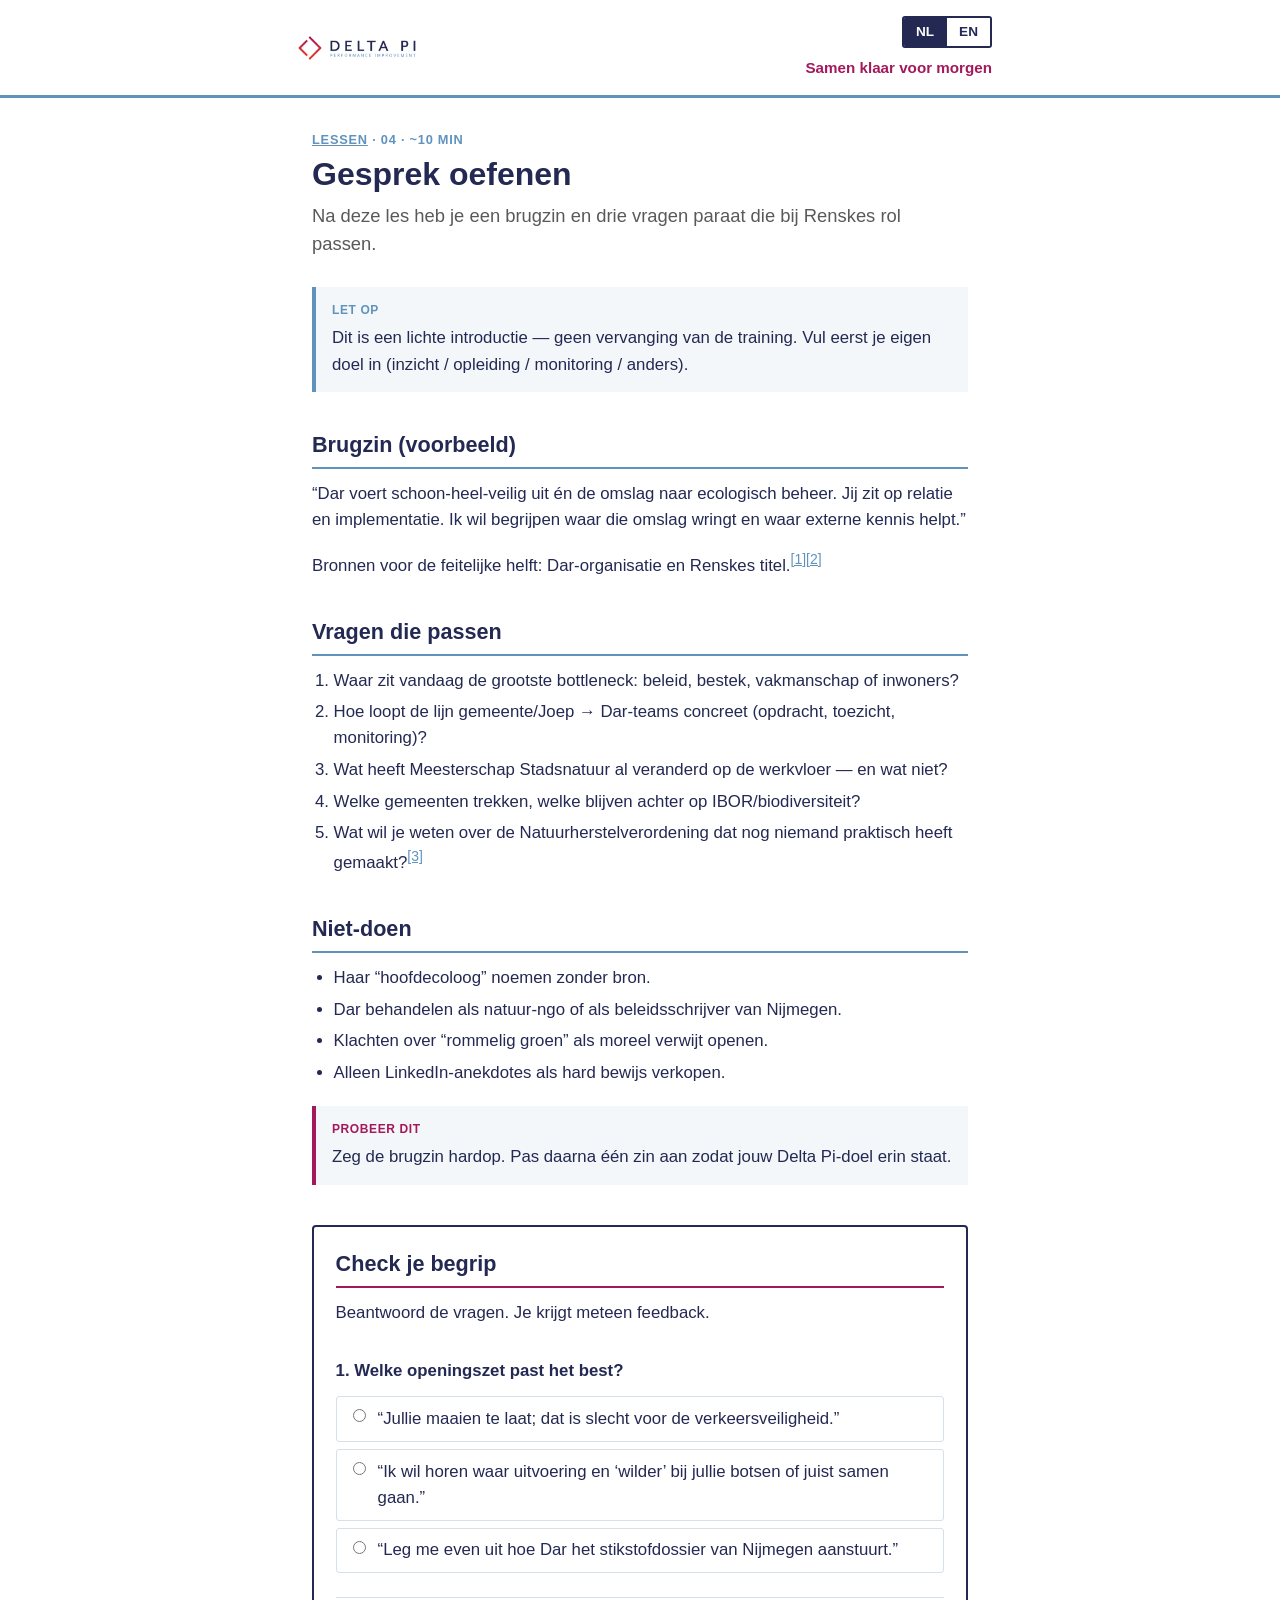
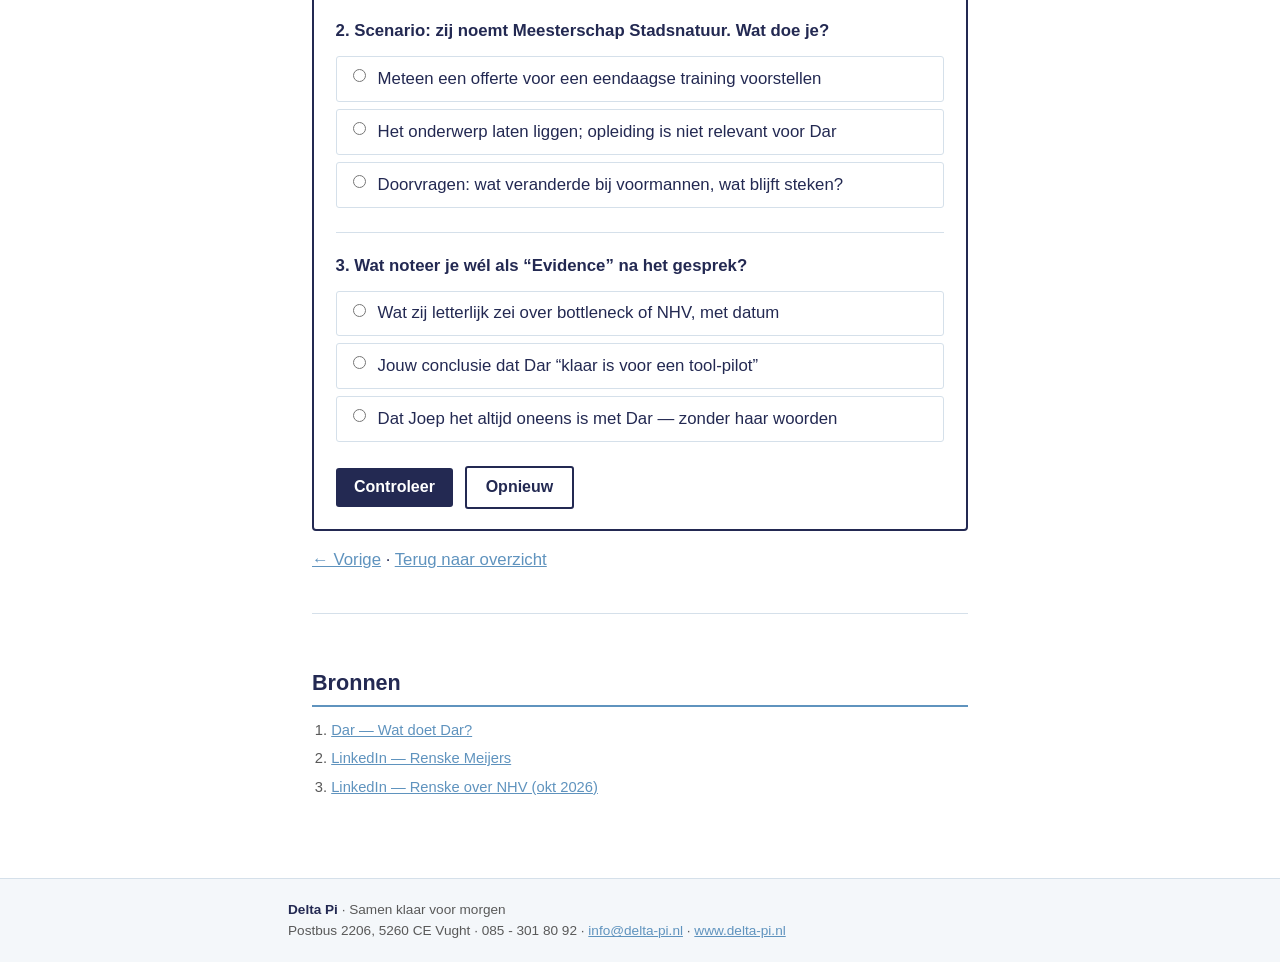
<file: 04-gesprek-oefenen.html>
<!DOCTYPE html>
<html lang="nl">
<head>
  <meta charset="utf-8" />
  <meta name="viewport" content="width=device-width, initial-scale=1" />
  <title>Les 4 — Gesprek oefenen — Delta Pi</title>
  <link rel="stylesheet" href="assets/explainer.css" />
</head>
<body>
  <header class="dp-header">
    <div class="dp-header__inner">
      <img class="dp-header__logo" src="assets/logo.jpg" alt="Delta Pi" />
      <div class="dp-header__right">
        <div class="dp-lang-switch" role="group" aria-label="Taal / Language">
          <button type="button" class="dp-lang-switch__btn is-active" data-lang="nl" aria-pressed="true">NL</button>
          <button type="button" class="dp-lang-switch__btn" data-lang="en" aria-pressed="false">EN</button>
        </div>
        <p class="dp-header__tagline">Samen klaar voor morgen</p>
      </div>
    </div>
  </header>

  <main class="dp-lang is-active" data-lang="nl" lang="nl" data-title="Les 4 — Gesprek oefenen">
    <div class="dp-main">
      <p class="dp-kicker"><a href="index.html">Lessen</a> · 04 · ~10 min</p>
      <h1>Gesprek oefenen</h1>
      <p class="dp-lead">Na deze les heb je een brugzin en drie vragen paraat die bij Renskes rol passen.</p>

      <div class="dp-note">
        <span class="dp-note__label">Let op</span>
        <p>Dit is een lichte introductie — geen vervanging van de training. Vul eerst je eigen doel in (inzicht / opleiding / monitoring / anders).</p>
      </div>

      <h2>Brugzin (voorbeeld)</h2>
      <p>“Dar voert schoon-heel-veilig uit én de omslag naar ecologisch beheer. Jij zit op relatie en implementatie. Ik wil begrijpen waar die omslag wringt en waar externe kennis helpt.”</p>
      <p>Bronnen voor de feitelijke helft: Dar-organisatie en Renskes titel.<sup><a href="#bron-1">[1]</a></sup><sup><a href="#bron-2">[2]</a></sup></p>

      <h2>Vragen die passen</h2>
      <ol>
        <li>Waar zit vandaag de grootste bottleneck: beleid, bestek, vakmanschap of inwoners?</li>
        <li>Hoe loopt de lijn gemeente/Joep → Dar-teams concreet (opdracht, toezicht, monitoring)?</li>
        <li>Wat heeft Meesterschap Stadsnatuur al veranderd op de werkvloer — en wat niet?</li>
        <li>Welke gemeenten trekken, welke blijven achter op IBOR/biodiversiteit?</li>
        <li>Wat wil je weten over de Natuurherstelverordening dat nog niemand praktisch heeft gemaakt?<sup><a href="#bron-3">[3]</a></sup></li>
      </ol>

      <h2>Niet-doen</h2>
      <ul>
        <li>Haar “hoofdecoloog” noemen zonder bron.</li>
        <li>Dar behandelen als natuur-ngo of als beleidsschrijver van Nijmegen.</li>
        <li>Klachten over “rommelig groen” als moreel verwijt openen.</li>
        <li>Alleen LinkedIn-anekdotes als hard bewijs verkopen.</li>
      </ul>

      <div class="dp-try">
        <span class="dp-try__label">Probeer dit</span>
        <p>Zeg de brugzin hardop. Pas daarna één zin aan zodat jouw Delta Pi-doel erin staat.</p>
      </div>

      <section class="dp-quiz" aria-labelledby="quiz-title-nl">
        <h2 id="quiz-title-nl">Check je begrip</h2>
        <p>Beantwoord de vragen. Je krijgt meteen feedback.</p>

        <div class="dp-q" data-answer="1">
          <p class="dp-q__prompt">1. Welke openingszet past het best?</p>
          <ul class="dp-q__options">
            <li><label><input type="radio" name="q1-nl" value="0" /> “Jullie maaien te laat; dat is slecht voor de verkeersveiligheid.”</label></li>
            <li><label><input type="radio" name="q1-nl" value="1" /> “Ik wil horen waar uitvoering en ‘wilder’ bij jullie botsen of juist samen gaan.”</label></li>
            <li><label><input type="radio" name="q1-nl" value="2" /> “Leg me even uit hoe Dar het stikstofdossier van Nijmegen aanstuurt.”</label></li>
          </ul>
          <div class="dp-q__feedback" data-correct="Juist — open, rolgericht, geen aanklacht." data-wrong="Niet juist. Vermijd aanklacht of verkeerd mandaat."></div>
        </div>

        <div class="dp-q" data-answer="2">
          <p class="dp-q__prompt">2. Scenario: zij noemt Meesterschap Stadsnatuur. Wat doe je?</p>
          <ul class="dp-q__options">
            <li><label><input type="radio" name="q2-nl" value="0" /> Meteen een offerte voor een eendaagse training voorstellen</label></li>
            <li><label><input type="radio" name="q2-nl" value="1" /> Het onderwerp laten liggen; opleiding is niet relevant voor Dar</label></li>
            <li><label><input type="radio" name="q2-nl" value="2" /> Doorvragen: wat veranderde bij voormannen, wat blijft steken?</label></li>
          </ul>
          <div class="dp-q__feedback" data-correct="Juist — eerst leren wat werkt, dan pas aanbod." data-wrong="Niet juist. Eerst evidence uit haar praktijk."></div>
        </div>

        <div class="dp-q" data-answer="0">
          <p class="dp-q__prompt">3. Wat noteer je wél als “Evidence” na het gesprek?</p>
          <ul class="dp-q__options">
            <li><label><input type="radio" name="q3-nl" value="0" /> Wat zij letterlijk zei over bottleneck of NHV, met datum</label></li>
            <li><label><input type="radio" name="q3-nl" value="1" /> Jouw conclusie dat Dar “klaar is voor een tool-pilot”</label></li>
            <li><label><input type="radio" name="q3-nl" value="2" /> Dat Joep het altijd oneens is met Dar — zonder haar woorden</label></li>
          </ul>
          <div class="dp-q__feedback" data-correct="Juist — Evidence = citeerbare uitspraak; interpretatie apart." data-wrong="Niet juist. Scheid bewijs van jouw conclusie."></div>
        </div>

        <div class="dp-quiz__actions">
          <button type="button" class="dp-btn dp-quiz__check">Controleer</button>
          <button type="button" class="dp-btn dp-btn--ghost dp-quiz__reset">Opnieuw</button>
          <span class="dp-quiz__score" aria-live="polite"></span>
        </div>
      </section>

      <p><a href="03-frictiepunten.html">← Vorige</a> · <a href="index.html">Terug naar overzicht</a></p>

      <section class="dp-sources" aria-labelledby="sources-title-nl">
        <h2 id="sources-title-nl">Bronnen</h2>
        <ol>
          <li id="bron-1"><a href="https://www.dar.nl/over-ons/wat-doet-dar/" target="_blank" rel="noopener">Dar — Wat doet Dar?</a></li>
          <li id="bron-2"><a href="https://linkedin.com/in/renske-meijers-5b515137" target="_blank" rel="noopener">LinkedIn — Renske Meijers</a></li>
          <li id="bron-3"><a href="https://nl.linkedin.com/posts/renske-meijers-5b515137_natuurherstelverordening-nhv-gemeenten-activity-7514218933902659584-Atqp" target="_blank" rel="noopener">LinkedIn — Renske over NHV (okt 2026)</a></li>
        </ol>
      </section>
    </div>
  </main>

  <main class="dp-lang" data-lang="en" lang="en" data-title="Lesson 4 — Practise the talk" hidden>
    <div class="dp-main">
      <p class="dp-kicker"><a href="index.html">Lessons</a> · 04 · ~10 min</p>
      <h1>Practise the talk</h1>
      <p class="dp-lead">After this lesson you have a bridge line and three questions that fit Renske’s role.</p>

      <div class="dp-note">
        <span class="dp-note__label">Note</span>
        <p>This is a light introduction — not a substitute for the training. First fill in your own goal (insight / training / monitoring / other).</p>
      </div>

      <h2>Bridge line (example)</h2>
      <p>“Dar delivers clean-intact-safe and the shift to ecological management. You sit on relations and implementation. I want to understand where that shift strains and where outside knowledge helps.”</p>
      <p>Sources for the factual half: Dar organisation and Renske’s title.<sup><a href="#bron-1-en">[1]</a></sup><sup><a href="#bron-2-en">[2]</a></sup></p>

      <h2>Questions that fit</h2>
      <ol>
        <li>Where is today’s biggest bottleneck: policy, contracts, craft, or residents?</li>
        <li>How does the line municipality/Joep → Dar teams run in practice (assignment, supervision, monitoring)?</li>
        <li>What has Meesterschap Stadsnatuur already changed on the shop floor — and what has not?</li>
        <li>Which municipalities lead, which lag on IBOR/biodiversity?</li>
        <li>What do you want to know about the Nature Restoration Regulation that nobody has made practical yet?<sup><a href="#bron-3-en">[3]</a></sup></li>
      </ol>

      <h2>Do not</h2>
      <ul>
        <li>Call her “chief ecologist” without a source.</li>
        <li>Treat Dar as a nature NGO or as Nijmegen’s policy writer.</li>
        <li>Open with moral blame about “messy greenery”.</li>
        <li>Sell LinkedIn anecdotes as hard evidence.</li>
      </ul>

      <div class="dp-try">
        <span class="dp-try__label">Try this</span>
        <p>Say the bridge line aloud. Then change one sentence so your Delta Pi goal is in it.</p>
      </div>

      <section class="dp-quiz" aria-labelledby="quiz-title-en">
        <h2 id="quiz-title-en">Check your understanding</h2>
        <p>Answer the questions. You get immediate feedback.</p>

        <div class="dp-q" data-answer="1">
          <p class="dp-q__prompt">1. Which opening fits best?</p>
          <ul class="dp-q__options">
            <li><label><input type="radio" name="q1-en" value="0" /> “You mow too late; that is bad for traffic safety.”</label></li>
            <li><label><input type="radio" name="q1-en" value="1" /> “I want to hear where operations and ‘wilder’ clash or actually fit for you.”</label></li>
            <li><label><input type="radio" name="q1-en" value="2" /> “Explain how Dar steers Nijmegen’s nitrogen dossier.”</label></li>
          </ul>
          <div class="dp-q__feedback" data-correct="Correct — open, role-fit, no indictment." data-wrong="Not quite. Avoid blame or the wrong mandate."></div>
        </div>

        <div class="dp-q" data-answer="2">
          <p class="dp-q__prompt">2. Scenario: she mentions Meesterschap Stadsnatuur. What do you do?</p>
          <ul class="dp-q__options">
            <li><label><input type="radio" name="q2-en" value="0" /> Immediately propose a one-day training offer</label></li>
            <li><label><input type="radio" name="q2-en" value="1" /> Drop the topic; training is irrelevant for Dar</label></li>
            <li><label><input type="radio" name="q2-en" value="2" /> Dig in: what changed for foremen, what still sticks?</label></li>
          </ul>
          <div class="dp-q__feedback" data-correct="Correct — learn what works first, then any offer." data-wrong="Not quite. Gather evidence from her practice first."></div>
        </div>

        <div class="dp-q" data-answer="0">
          <p class="dp-q__prompt">3. What do you record as “Evidence” after the talk?</p>
          <ul class="dp-q__options">
            <li><label><input type="radio" name="q3-en" value="0" /> What she literally said about a bottleneck or NRR, with date</label></li>
            <li><label><input type="radio" name="q3-en" value="1" /> Your conclusion that Dar “is ready for a tool pilot”</label></li>
            <li><label><input type="radio" name="q3-en" value="2" /> That Joep always disagrees with Dar — without her words</label></li>
          </ul>
          <div class="dp-q__feedback" data-correct="Correct — Evidence = citable statement; keep interpretation separate." data-wrong="Not quite. Separate evidence from your conclusion."></div>
        </div>

        <div class="dp-quiz__actions">
          <button type="button" class="dp-btn dp-quiz__check">Check</button>
          <button type="button" class="dp-btn dp-btn--ghost dp-quiz__reset">Reset</button>
          <span class="dp-quiz__score" aria-live="polite"></span>
        </div>
      </section>

      <p><a href="03-frictiepunten.html">← Previous</a> · <a href="index.html">Back to overview</a></p>

      <section class="dp-sources" aria-labelledby="sources-title-en">
        <h2 id="sources-title-en">Sources</h2>
        <ol>
          <li id="bron-1-en"><a href="https://www.dar.nl/over-ons/wat-doet-dar/" target="_blank" rel="noopener">Dar — What does Dar do?</a></li>
          <li id="bron-2-en"><a href="https://linkedin.com/in/renske-meijers-5b515137" target="_blank" rel="noopener">LinkedIn — Renske Meijers</a></li>
          <li id="bron-3-en"><a href="https://nl.linkedin.com/posts/renske-meijers-5b515137_natuurherstelverordening-nhv-gemeenten-activity-7514218933902659584-Atqp" target="_blank" rel="noopener">LinkedIn — Renske on NRR (Oct 2026)</a></li>
        </ol>
      </section>
    </div>
  </main>

  <footer class="dp-footer">
    <div class="dp-footer__inner">
      <strong>Delta Pi</strong> · Samen klaar voor morgen<br />
      Postbus 2206, 5260 CE Vught · 085 - 301 80 92 ·
      <a href="mailto:info@delta-pi.nl">info@delta-pi.nl</a> ·
      <a href="https://www.delta-pi.nl" target="_blank" rel="noopener">www.delta-pi.nl</a>
    </div>
  </footer>

  <script src="assets/lang.js"></script>
  <script src="assets/quiz.js"></script>
</body>
</html>
</file>
<file: assets/explainer.css>
/* Delta Pi — teach explainer/quiz
   Bron: assets/dp_stijl.json (huisstijlhandboek) */

:root {
  --dp-blauw: #5F93BE;
  --dp-donkerblauw: #232952;
  --dp-magenta: #A3195B;
  --dp-rood: #E6332A;
  --dp-grijs: #595959;
  --dp-wit: #FFFFFF;
  --dp-licht: #F4F7FA;
  --dp-border: #D5E0EA;
  --dp-font: "Gill Sans", "Gill Sans MT", Calibri, "Trebuchet MS", sans-serif;
  --dp-mono: Consolas, "Courier New", monospace;
  --dp-max: 44rem;
}

*,
*::before,
*::after {
  box-sizing: border-box;
}

html {
  scroll-behavior: smooth;
}

body {
  margin: 0;
  font-family: var(--dp-font);
  font-size: 1.05rem;
  line-height: 1.55;
  color: var(--dp-donkerblauw);
  background: var(--dp-wit);
}

a {
  color: var(--dp-blauw);
}

a:hover {
  color: var(--dp-magenta);
}

/* —— Shell —— */
.dp-header {
  border-bottom: 3px solid var(--dp-blauw);
  background: var(--dp-wit);
  padding: 1rem 1.5rem;
}

.dp-header__inner {
  max-width: var(--dp-max);
  margin: 0 auto;
  display: flex;
  align-items: center;
  justify-content: space-between;
  gap: 1rem;
}

.dp-header__right {
  display: flex;
  flex-direction: column;
  align-items: flex-end;
  gap: 0.5rem;
}

.dp-lang-switch {
  display: inline-flex;
  border: 2px solid var(--dp-donkerblauw);
  border-radius: 3px;
  overflow: hidden;
}

.dp-lang-switch__btn {
  appearance: none;
  border: none;
  margin: 0;
  padding: 0.35rem 0.75rem;
  font-family: var(--dp-font);
  font-size: 0.85rem;
  font-weight: 700;
  cursor: pointer;
  background: var(--dp-wit);
  color: var(--dp-donkerblauw);
  line-height: 1.2;
}

.dp-lang-switch__btn + .dp-lang-switch__btn {
  border-left: 1px solid var(--dp-donkerblauw);
}

.dp-lang-switch__btn.is-active {
  background: var(--dp-donkerblauw);
  color: var(--dp-wit);
}

.dp-lang-switch__btn:hover:not(.is-active) {
  background: var(--dp-licht);
}

.dp-lang:not(.is-active) {
  display: none;
}

.dp-header__logo {
  height: 2.75rem;
  width: auto;
}

.dp-header__tagline {
  margin: 0;
  font-size: 0.95rem;
  color: var(--dp-magenta);
  font-weight: 600;
  text-align: right;
}

.dp-lang .dp-main {
  max-width: var(--dp-max);
  margin: 0 auto;
  padding: 2rem 1.5rem 4rem;
}

.dp-footer {
  border-top: 1px solid var(--dp-border);
  background: var(--dp-licht);
  padding: 1.25rem 1.5rem;
  font-size: 0.85rem;
  color: var(--dp-grijs);
}

.dp-footer__inner {
  max-width: var(--dp-max);
  margin: 0 auto;
}

.dp-footer strong {
  color: var(--dp-donkerblauw);
}

/* —— Type —— */
.dp-kicker {
  margin: 0 0 0.35rem;
  font-size: 0.8rem;
  letter-spacing: 0.06em;
  text-transform: uppercase;
  color: var(--dp-blauw);
  font-weight: 700;
}

h1 {
  margin: 0 0 0.5rem;
  font-size: 2rem;
  font-weight: 700;
  color: var(--dp-donkerblauw);
  line-height: 1.2;
}

.dp-lead {
  margin: 0 0 1.75rem;
  font-size: 1.15rem;
  color: var(--dp-grijs);
}

h2 {
  margin: 2.25rem 0 0.75rem;
  font-size: 1.35rem;
  color: var(--dp-donkerblauw);
  border-bottom: 2px solid var(--dp-blauw);
  padding-bottom: 0.35rem;
}

h3 {
  margin: 1.5rem 0 0.5rem;
  font-size: 1.1rem;
  color: var(--dp-donkerblauw);
}

p,
ul,
ol {
  margin: 0 0 1rem;
}

ul,
ol {
  padding-left: 1.35rem;
}

li + li {
  margin-top: 0.35rem;
}

code {
  font-family: var(--dp-mono);
  font-size: 0.92em;
  background: var(--dp-licht);
  padding: 0.1em 0.35em;
  border-radius: 3px;
}

pre {
  background: var(--dp-donkerblauw);
  color: var(--dp-wit);
  padding: 1rem 1.1rem;
  overflow-x: auto;
  border-radius: 4px;
  font-family: var(--dp-mono);
  font-size: 0.9rem;
  line-height: 1.45;
}

pre code {
  background: none;
  padding: 0;
  color: inherit;
}

/* —— Callouts —— */
.dp-try,
.dp-note,
.dp-cite-block {
  border-left: 4px solid var(--dp-blauw);
  background: var(--dp-licht);
  padding: 0.9rem 1rem;
  margin: 1.25rem 0;
}

.dp-try {
  border-left-color: var(--dp-magenta);
}

.dp-try__label,
.dp-note__label {
  display: block;
  font-size: 0.75rem;
  letter-spacing: 0.05em;
  text-transform: uppercase;
  font-weight: 700;
  margin-bottom: 0.35rem;
}

.dp-try__label {
  color: var(--dp-magenta);
}

.dp-note__label {
  color: var(--dp-blauw);
}

.dp-try p:last-child,
.dp-note p:last-child {
  margin-bottom: 0;
}

/* —— Glossary chips —— */
.dp-term {
  border-bottom: 2px dotted var(--dp-blauw);
  cursor: help;
}

.dp-glossary {
  margin: 2rem 0;
  padding: 1rem 1.1rem;
  border: 1px solid var(--dp-border);
  border-radius: 4px;
}

.dp-glossary h2 {
  margin-top: 0;
  border-bottom: none;
  padding-bottom: 0;
  font-size: 1.1rem;
}

.dp-glossary dl {
  margin: 0;
}

.dp-glossary dt {
  font-weight: 700;
  color: var(--dp-donkerblauw);
  margin-top: 0.75rem;
}

.dp-glossary dt:first-child {
  margin-top: 0;
}

.dp-glossary dd {
  margin: 0.2rem 0 0;
  color: var(--dp-grijs);
}

/* —— Sources —— */
.dp-sources {
  margin-top: 2.5rem;
  padding-top: 1rem;
  border-top: 1px solid var(--dp-border);
  font-size: 0.92rem;
}

.dp-sources ol {
  padding-left: 1.2rem;
}

.dp-sources li {
  color: var(--dp-grijs);
}

/* —— Quiz —— */
.dp-quiz {
  margin: 2.5rem 0 1rem;
  padding: 1.25rem 1.35rem;
  border: 2px solid var(--dp-donkerblauw);
  border-radius: 4px;
  background: var(--dp-wit);
}

.dp-quiz > h2 {
  margin-top: 0;
  border-bottom-color: var(--dp-magenta);
}

.dp-q {
  margin: 1.5rem 0 0;
  padding-top: 1.25rem;
  border-top: 1px solid var(--dp-border);
}

.dp-q:first-of-type {
  border-top: none;
  padding-top: 0.5rem;
}

.dp-q__prompt {
  font-weight: 700;
  margin: 0 0 0.75rem;
}

.dp-q__options {
  list-style: none;
  padding: 0;
  margin: 0;
}

.dp-q__options li {
  margin: 0 0 0.45rem;
}

.dp-q__options label {
  display: flex;
  gap: 0.55rem;
  align-items: flex-start;
  padding: 0.55rem 0.7rem;
  border: 1px solid var(--dp-border);
  border-radius: 3px;
  cursor: pointer;
  transition: border-color 0.15s, background 0.15s;
}

.dp-q__options label:hover {
  border-color: var(--dp-blauw);
  background: var(--dp-licht);
}

.dp-q__options input {
  margin-top: 0.2rem;
  accent-color: var(--dp-blauw);
}

.dp-q__feedback {
  display: none;
  margin-top: 0.75rem;
  padding: 0.7rem 0.85rem;
  border-radius: 3px;
  font-size: 0.95rem;
}

.dp-q__feedback.is-visible {
  display: block;
}

.dp-q__feedback.is-correct {
  background: #E8F5EE;
  border-left: 4px solid #2E7D4F;
  color: #1B4332;
}

.dp-q__feedback.is-wrong {
  background: #FDECEC;
  border-left: 4px solid var(--dp-rood);
  color: #7A1C16;
}

.dp-quiz__actions {
  margin-top: 1.5rem;
  display: flex;
  flex-wrap: wrap;
  gap: 0.75rem;
  align-items: center;
}

.dp-btn {
  appearance: none;
  border: none;
  cursor: pointer;
  font-family: var(--dp-font);
  font-size: 1rem;
  font-weight: 700;
  padding: 0.65rem 1.15rem;
  border-radius: 3px;
  background: var(--dp-donkerblauw);
  color: var(--dp-wit);
}

.dp-btn:hover {
  background: var(--dp-blauw);
}

.dp-btn--ghost {
  background: transparent;
  color: var(--dp-donkerblauw);
  border: 2px solid var(--dp-donkerblauw);
}

.dp-btn--ghost:hover {
  background: var(--dp-licht);
}

.dp-quiz__score {
  display: none;
  font-weight: 700;
  color: var(--dp-donkerblauw);
}

.dp-quiz__score.is-visible {
  display: inline;
}

/* —— Mark answered options —— */
.dp-q.is-locked .dp-q__options label {
  cursor: default;
  opacity: 0.85;
}

.dp-q.is-locked .dp-q__options label.is-chosen {
  border-color: var(--dp-blauw);
  background: var(--dp-licht);
}

@media (max-width: 560px) {
  h1 {
    font-size: 1.6rem;
  }

  .dp-header__tagline {
    font-size: 0.8rem;
  }

  .dp-header__logo {
    height: 2.2rem;
  }
}
</file>
